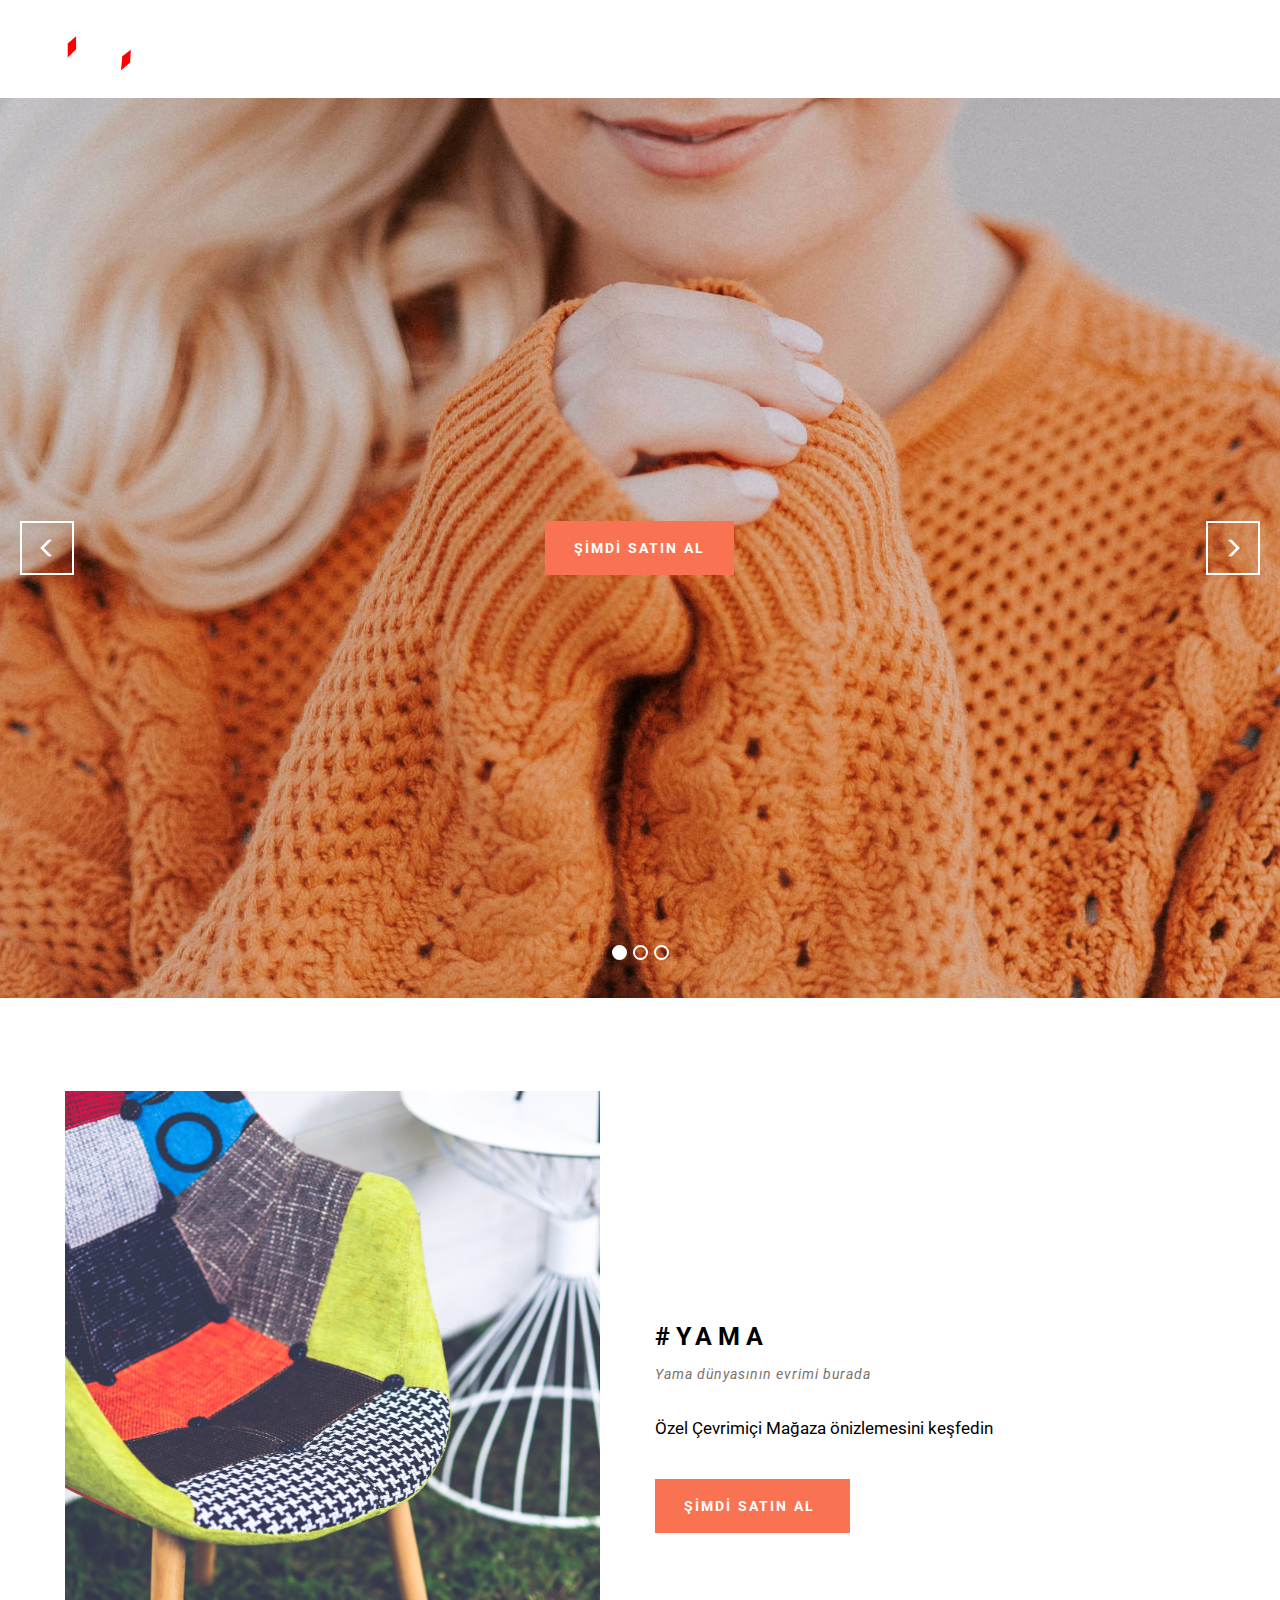
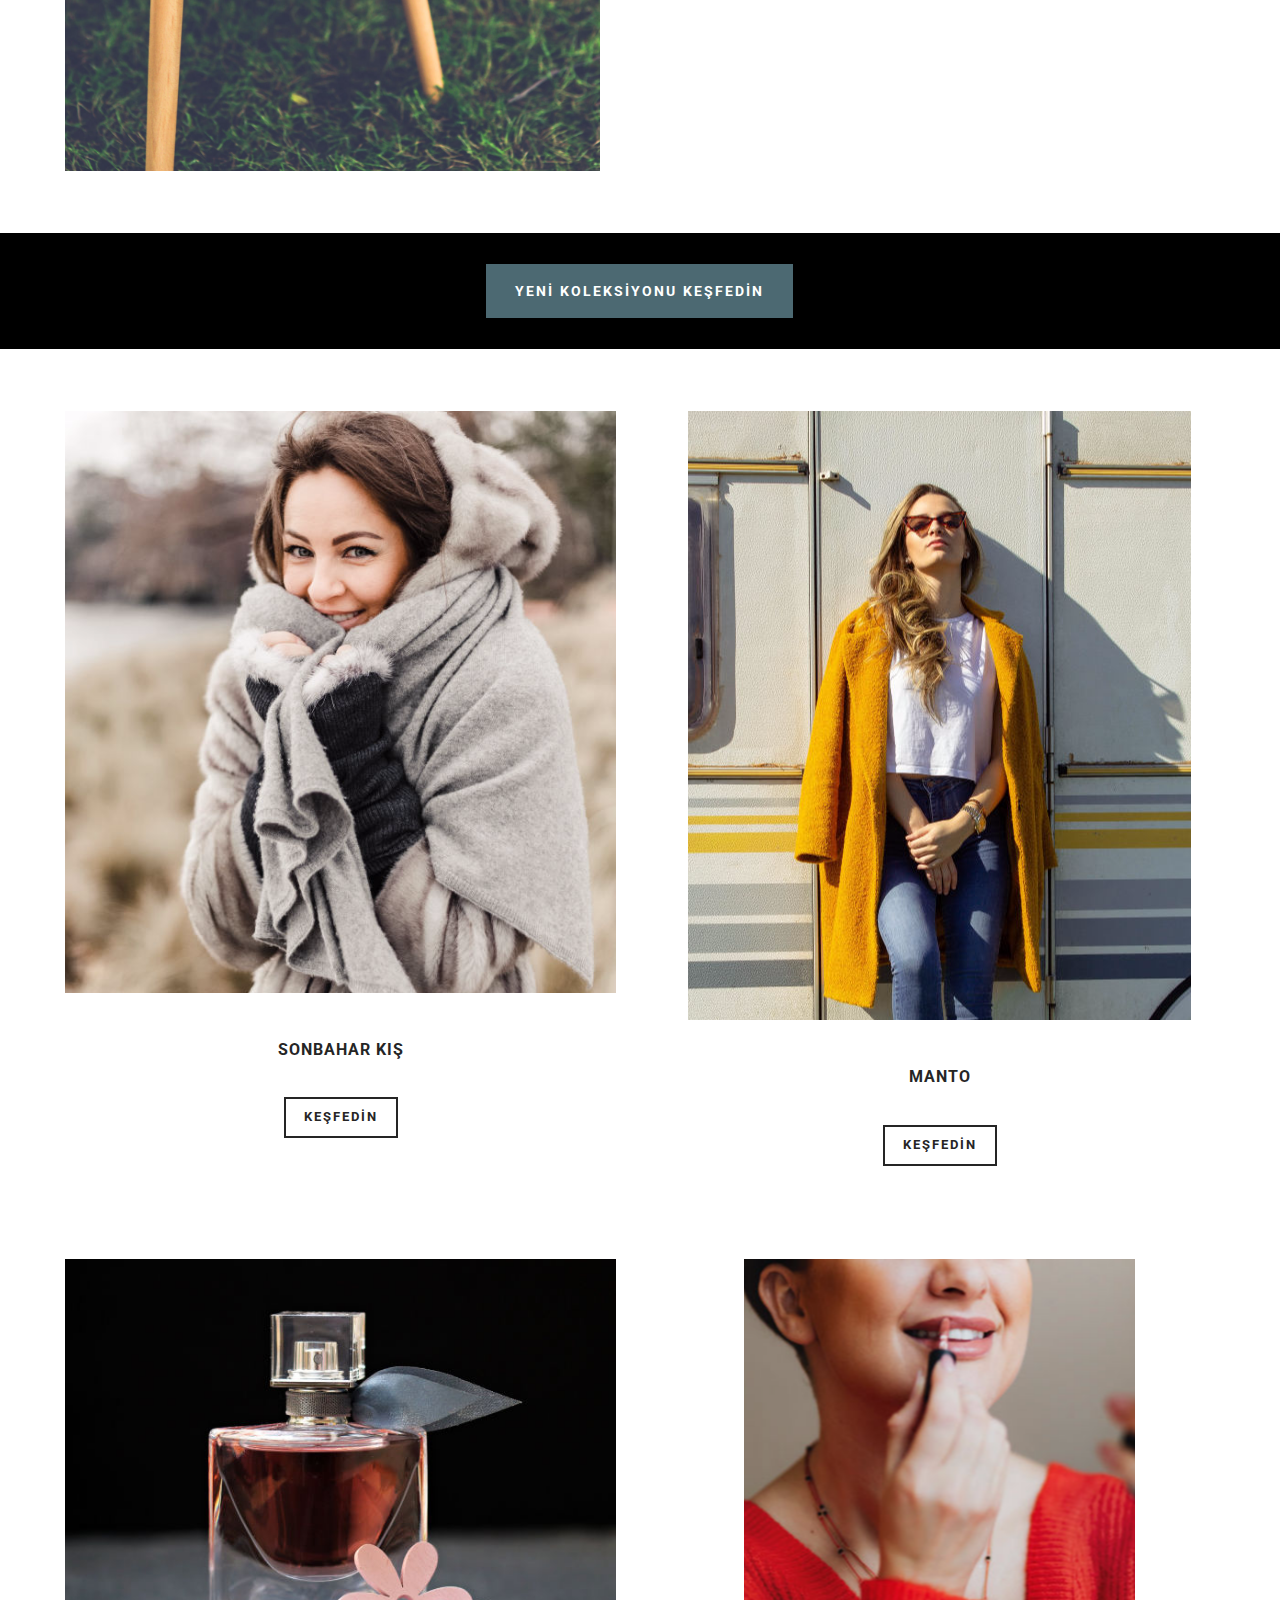
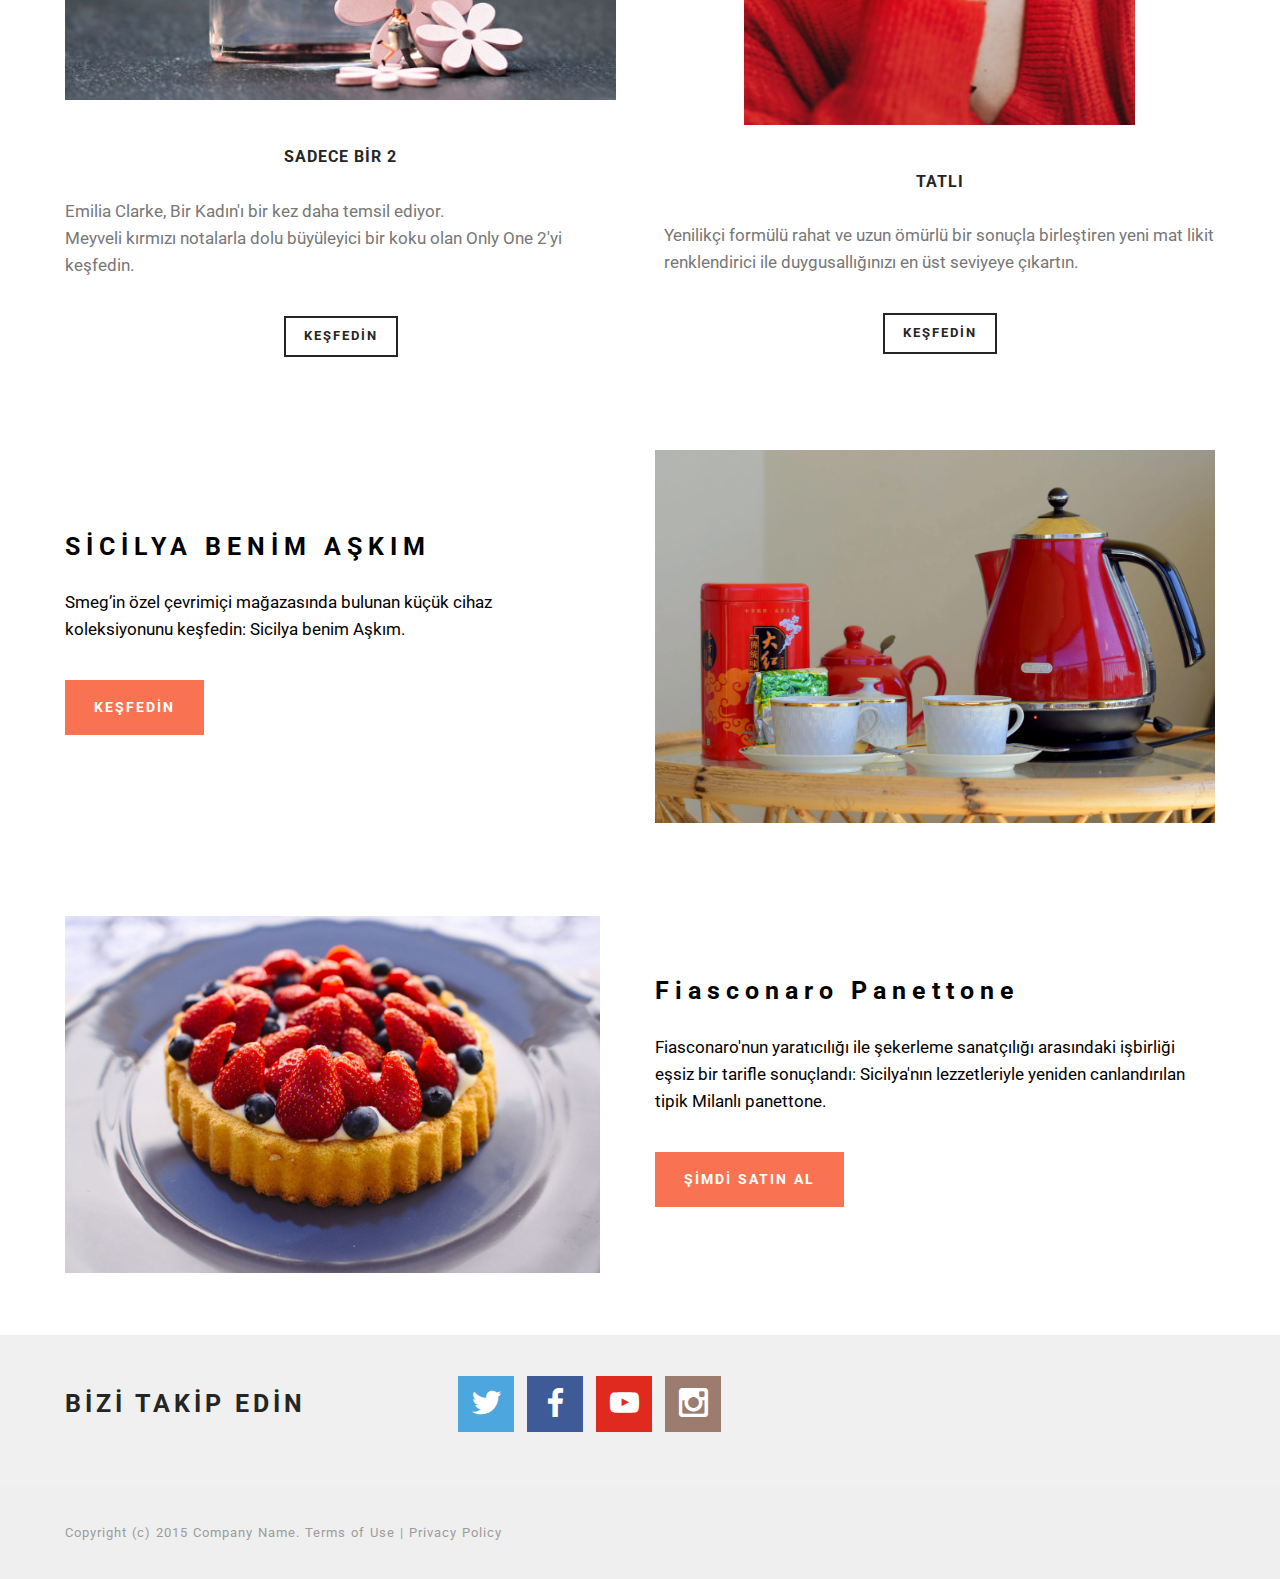
<file: index.html>
<!DOCTYPE html>
<html >
<head>
  <!-- Site made with Mobirise Website Builder v4.9.5, https://mobirise.com -->
  <meta charset="UTF-8">
  <meta http-equiv="X-UA-Compatible" content="IE=edge">
  <meta name="generator" content="Mobirise v4.9.5, mobirise.com">
  <meta name="viewport" content="width=device-width, initial-scale=1, minimum-scale=1">
  <link rel="shortcut icon" href="assets/images/dileksahinn-138x1281.png" type="image/x-icon">
  <meta name="description" content="">
  <title>Anasayfa- Yeni Koleksiyonları keşfedin</title>
  <link rel="stylesheet" href="https://fonts.googleapis.com/css?family=Roboto:700,400&subset=cyrillic,latin,greek,vietnamese">
  <link rel="stylesheet" href="assets/bootstrap/css/bootstrap.min.css">
  <link rel="stylesheet" href="assets/socicon/css/socicon.min.css">
  <link rel="stylesheet" href="assets/mobirise/css/style.css">
  <link rel="stylesheet" href="assets/mobirise-slider/style.css">
  <link rel="stylesheet" href="assets/mobirise/css/mbr-additional.css" type="text/css">
  
  
  
</head>
<body>
  <div id="ext_menu-9"><section class="mbr-navbar mbr-navbar--freeze mbr-navbar--absolute mbr-navbar--auto-collapse mbr-navbar--transparent" data-rv-view="105">
    <div class="mbr-navbar__section mbr-section">
        <div class="mbr-section__container container">
            <div class="mbr-navbar__container">
                <div class="mbr-navbar__column mbr-navbar__column--s mbr-navbar__brand">
                    <span class="mbr-navbar__brand-link mbr-brand mbr-brand--inline">
                        <span class="mbr-brand__logo"><a href="https://mobirise.com"><img src="assets/images/dileksahinn-138x128.png" class="mbr-navbar__brand-img mbr-brand__img" alt="Mobirise"></a></span>
                        
                    </span>
                </div>
                <div class="mbr-navbar__hamburger mbr-hamburger"><span class="mbr-hamburger__line"></span></div>
                <div class="mbr-navbar__column mbr-navbar__menu">
                    <nav class="mbr-navbar__menu-box mbr-navbar__menu-box--inline-right">
                        <div class="mbr-navbar__column">
                            <ul class="mbr-navbar__items mbr-navbar__items--right float-left mbr-buttons mbr-buttons--freeze mbr-buttons--right btn-decorator mbr-buttons--active mbr-buttons--only-links"><li class="mbr-navbar__item"><a class="mbr-buttons__link btn text-white mbr-editable-menu-item" href="index.html">ANASAYFA</a></li><li class="mbr-navbar__item"><a class="mbr-buttons__link btn text-white mbr-editable-menu-item" href="onlinemagaza.html">ONLİNE MAĞAZA&nbsp;</a></li><li class="mbr-navbar__item"><a class="mbr-buttons__link btn text-white mbr-editable-menu-item" href="iletisim.html">İLETİŞİM</a></li></ul>                            
                            
                        </div>
                    </nav>
                </div>
            </div>
        </div>
    </div>
</section><section class="engine"><a href="https://mobirise.info/q">responsive web templates</a></section></div>

<section class="mbr-slider mbr-section mbr-section--no-padding carousel slide mbr-after-navbar" data-ride="carousel" data-wrap="true" data-interval="5000" id="slider-0" data-rv-view="129" style="background-color: rgb(255, 255, 255);">
    <div class="mbr-section__container">
        <div>
            <ol class="carousel-indicators">
                <li data-app-prevent-settings="" data-target="#slider-0" data-slide-to="0" class="active"></li><li data-app-prevent-settings="" data-target="#slider-0" data-slide-to="1"></li><li data-app-prevent-settings="" data-target="#slider-0" class="" data-slide-to="2"></li>
            </ol>
            <div class="carousel-inner" role="listbox">
                <div class="mbr-box mbr-section mbr-section--relative mbr-section--fixed-size mbr-section--bg-adapted item dark center mbr-section--full-height active" style="background-image: url(assets/images/attractive-beach-beautiful-1097782-2000x3000.jpg);">
                    <div class="mbr-box__magnet mbr-box__magnet--center-center mbr-box__magnet--sm-padding">
                                            
                        <div class=" container">
                            
                            <div class="row">
                                <div class=" col-md-8 col-md-offset-2">  

                                <div class="mbr-hero">
                                    

                                    
                                </div>
                                <div class="mbr-buttons btn-inverse mbr-buttons--center"> <a class="mbr-buttons__btn btn btn-lg btn-danger" href="iletisim.html">ŞİMDİ SATIN AL</a></div>
                                </div>
                            </div>
                        </div>
                    </div>
                </div><div class="mbr-box mbr-section mbr-section--relative mbr-section--fixed-size mbr-section--bg-adapted item dark center mbr-section--full-height" style="background-image: url(assets/images/beanie-beautiful-girl-bright-718228-2000x1330.jpg);">
                    <div class="mbr-box__magnet mbr-box__magnet--center-center mbr-box__magnet--sm-padding">
                                            
                        <div class=" container">
                            
                            <div class="row">
                                <div class=" col-md-8 col-md-offset-2">  

                                <div class="mbr-hero">
                                    

                                    
                                </div>
                                <div class="mbr-buttons btn-inverse mbr-buttons--center"><a class="mbr-buttons__btn btn btn-lg btn-danger" href="iletisim.html">ŞİMDİ SATIN AL</a> </div>
                                </div>
                            </div>
                        </div>
                    </div>
                </div><div class="mbr-box mbr-section mbr-section--relative mbr-section--fixed-size mbr-section--bg-adapted item dark center mbr-section--full-height" style="background-image: url(assets/images/camera-fabric-knit-879814-2000x3000.jpg);">
                    <div class="mbr-box__magnet mbr-box__magnet--center-center mbr-box__magnet--sm-padding">
                                            
                        <div class=" container">
                            
                            <div class="row">
                                <div class=" col-md-8 col-md-offset-2">  

                                <div class="mbr-hero">
                                    

                                    
                                </div>
                                <div class="mbr-buttons btn-inverse mbr-buttons--center"><a class="mbr-buttons__btn btn btn-lg btn-danger" href="iletisim.html">ŞİMDİ SATIN AL</a> </div>
                                </div>
                            </div>
                        </div>
                    </div>
                </div>
            </div>
            
            <a data-app-prevent-settings="" class="left carousel-control" role="button" data-slide="prev" href="#slider-0">
                <span class="glyphicon glyphicon-menu-left" aria-hidden="true"></span>
                <span class="sr-only">Previous</span>
            </a>
            <a data-app-prevent-settings="" class="right carousel-control" role="button" data-slide="next" href="#slider-0">
                <span class="glyphicon glyphicon-menu-right" aria-hidden="true"></span>
                <span class="sr-only">Next</span>
            </a>
        </div>
    </div>
</section>

<section class="mbr-section mbr-section--relative" id="msg-box4-1" data-rv-view="141" style="background-color: rgb(255, 255, 255);">
    
    <div class="mbr-section__container mbr-section__container--isolated container" style="padding-top: 93px; padding-bottom: 62px;">
        <div class="row">
            <div class="mbr-box mbr-box--fixed mbr-box--adapted">
                <div class="mbr-box__magnet mbr-box__magnet--top-right mbr-section__left col-sm-6 image-size" style="width: 50%;">
                    <figure class="mbr-figure mbr-figure--adapted mbr-figure--caption-inside-bottom mbr-figure--full-width"><img src="assets/images/bright-button-buttons-5958-1400x2100.jpg" class="mbr-figure__img"></figure>
                </div>
                <div class="mbr-box__magnet mbr-class-mbr-box__magnet--center-left col-sm-6 content-size mbr-section__right">
                    <div class="mbr-section__container mbr-section__container--middle">
                        <div class="mbr-header mbr-header--auto-align mbr-header--wysiwyg">
                            <h3 class="mbr-header__text">#YAMA</h3>
                            <p class="mbr-header__subtext">Yama dünyasının evrimi burada&nbsp;<br></p>
                        </div>
                    </div>
                    <div class="mbr-section__container mbr-section__container--middle">
                        <div class="mbr-article mbr-article--auto-align mbr-article--wysiwyg"><p>Özel Çevrimiçi Mağaza önizlemesini keşfedin
</p></div>
                    </div>
                    <div class="mbr-section__container">
                        <div class="mbr-buttons mbr-buttons--auto-align btn-inverse"><a class="mbr-buttons__btn btn btn-lg btn-danger" href="iletisim.html">ŞİMDİ SATIN AL&nbsp;<br></a></div>
                    </div>
                </div>
                
            </div>
        </div>
    </div>
</section>

<section class="mbr-section mbr-section--relative mbr-section--fixed-size" id="msg-box3-2" data-rv-view="144" style="background-color: rgb(0, 0, 0);">
    
    
    
    <div class="mbr-section__container container mbr-section__container--isolated" style="padding-top: 31px; padding-bottom: 31px;">
        <div class="row">
            <div class="col-sm-8 col-sm-offset-2">
                <div class="mbr-buttons mbr-buttons--center"><a class="mbr-buttons__btn btn btn-lg btn-primary" href="iletisim.html">YENİ KOLEKSİYONU KEŞFEDİN</a></div>
            </div>
        </div>
    </div>
</section>

<section class="mbr-section mbr-section--relative mbr-section--fixed-size" id="features1-b" data-rv-view="276" style="background-color: rgb(255, 255, 255);">
    
    
    <div class="mbr-section__container container mbr-section__container--std-top-padding" style="padding-top: 62px;">
        <div class="mbr-section__row row">
            <div class="mbr-section__col col-xs-12 col-sm-6">
                <div class="mbr-section__container mbr-section__container--center mbr-section__container--middle">
                    <figure class="mbr-figure"><img src="assets/images/adult-attractive-beautiful-1734202-600x900.jpg" class="mbr-figure__img"></figure>
                </div>
                <div class="mbr-section__container mbr-section__container--middle">
                    <div class="mbr-header mbr-header--reduce mbr-header--center mbr-header--wysiwyg">
                        <h3 class="mbr-header__text">SONBAHAR KIŞ
</h3>
                    </div>
                </div>
                
                <div class="mbr-section__container mbr-section__container--last" style="padding-bottom: 62px;">
                    <div class="mbr-buttons mbr-buttons--center"><a href="iletisim.html" class="mbr-buttons__btn btn btn-wrap btn-xs-lg btn-default">KEŞFEDİN</a></div>
                </div>
            </div>
            <div class="mbr-section__col col-xs-12 col-sm-6">
                <div class="mbr-section__container mbr-section__container--center mbr-section__container--middle">
                    <figure class="mbr-figure"><img src="assets/images/attractive-beautiful-beauty-1831553-600x900.jpg" class="mbr-figure__img"></figure>
                </div>
                <div class="mbr-section__container mbr-section__container--middle">
                    <div class="mbr-header mbr-header--reduce mbr-header--center mbr-header--wysiwyg">
                        <h3 class="mbr-header__text">MANTO</h3>
                    </div>
                </div>
                
                <div class="mbr-section__container mbr-section__container--last" style="padding-bottom: 62px;">
                    <div class="mbr-buttons mbr-buttons--center"><a href="iletisim.html" class="mbr-buttons__btn btn btn-wrap btn-xs-lg btn-default">KEŞFEDİN</a></div>
                </div>
            </div>
            
            
            
            
            
            
            
        </div>
    </div>
</section>

<section class="mbr-section mbr-section--relative mbr-section--fixed-size" id="features1-a" data-rv-view="273" style="background-color: rgb(255, 255, 255);">
    
    
    <div class="mbr-section__container container mbr-section__container--std-top-padding" style="padding-top: 31px;">
        <div class="mbr-section__row row">
            <div class="mbr-section__col col-xs-12 col-sm-6">
                <div class="mbr-section__container mbr-section__container--center mbr-section__container--middle">
                    <figure class="mbr-figure"><img src="assets/images/mbr-600x481.jpg" class="mbr-figure__img"></figure>
                </div>
                <div class="mbr-section__container mbr-section__container--middle">
                    <div class="mbr-header mbr-header--reduce mbr-header--center mbr-header--wysiwyg">
                        <h3 class="mbr-header__text">
<div>SADECE BİR 2</div></h3>
                    </div>
                </div>
                <div class="mbr-section__container mbr-section__container--middle">
                    <div class="mbr-article mbr-article--wysiwyg">
                        <p>Emilia Clarke, Bir Kadın'ı bir kez daha temsil ediyor.
<br>Meyveli kırmızı notalarla dolu büyüleyici bir koku olan Only One 2'yi keşfedin.</p>
                    </div>
                </div>
                <div class="mbr-section__container mbr-section__container--last" style="padding-bottom: 62px;">
                    <div class="mbr-buttons mbr-buttons--center"><a href="iletisim.html" class="mbr-buttons__btn btn btn-wrap btn-xs-lg btn-default">KEŞFEDİN</a></div>
                </div>
            </div>
            <div class="mbr-section__col col-xs-12 col-sm-6">
                <div class="mbr-section__container mbr-section__container--center mbr-section__container--middle">
                    <figure class="mbr-figure"><img src="assets/images/close-up-colors-compact-mirror-1898292-600x481.jpg" class="mbr-figure__img"></figure>
                </div>
                <div class="mbr-section__container mbr-section__container--middle">
                    <div class="mbr-header mbr-header--reduce mbr-header--center mbr-header--wysiwyg">
                        <h3 class="mbr-header__text">TATLI</h3>
                    </div>
                </div>
                <div class="mbr-section__container mbr-section__container--middle">
                    <div class="mbr-article mbr-article--wysiwyg">
                        <p>Yenilikçi formülü rahat ve uzun ömürlü bir sonuçla birleştiren yeni mat likit renklendirici ile duygusallığınızı en üst seviyeye çıkartın.</p>
                    </div>
                </div>
                <div class="mbr-section__container mbr-section__container--last" style="padding-bottom: 62px;">
                    <div class="mbr-buttons mbr-buttons--center"><a href="iletisim.html" class="mbr-buttons__btn btn btn-wrap btn-xs-lg btn-default">KEŞFEDİN</a></div>
                </div>
            </div>
            
            
            
            
            
            
            
        </div>
    </div>
</section>

<section class="mbr-section mbr-section--relative" id="msg-box4-c" data-rv-view="279" style="background-color: rgb(255, 255, 255);">
    
    <div class="mbr-section__container mbr-section__container--isolated container" style="padding-top: 31px; padding-bottom: 31px;">
        <div class="row">
            <div class="mbr-box mbr-box--fixed mbr-box--adapted">
                
                <div class="mbr-box__magnet mbr-class-mbr-box__magnet--center-left col-sm-6 content-size mbr-section__left">
                    <div class="mbr-section__container mbr-section__container--middle">
                        <div class="mbr-header mbr-header--auto-align mbr-header--wysiwyg">
                            <h3 class="mbr-header__text">SİCİLYA BENİM AŞKIM</h3>
                            
                        </div>
                    </div>
                    <div class="mbr-section__container mbr-section__container--middle">
                        <div class="mbr-article mbr-article--auto-align mbr-article--wysiwyg"><p>Smeg’in özel çevrimiçi mağazasında bulunan küçük cihaz koleksiyonunu keşfedin: Sicilya benim Aşkım.<br></p></div>
                    </div>
                    <div class="mbr-section__container">
                        <div class="mbr-buttons mbr-buttons--auto-align btn-inverse"><a class="mbr-buttons__btn btn btn-lg btn-danger" href="iletisim.html">KEŞFEDİN</a></div>
                    </div>
                </div>
                <div class="mbr-box__magnet mbr-box__magnet--top-left mbr-section__right col-sm-6 image-size" style="width: 50%;">
                    <figure class="mbr-figure mbr-figure--adapted mbr-figure--caption-inside-bottom mbr-figure--full-width"><img src="assets/images/beverage-breakfast-coffee-1602732-1400x933.jpg" class="mbr-figure__img"></figure>
                </div>
            </div>
        </div>
    </div>
</section>

<section class="mbr-section mbr-section--relative" id="msg-box4-5" data-rv-view="153" style="background-color: rgb(255, 255, 255);">
    
    <div class="mbr-section__container mbr-section__container--isolated container" style="padding-top: 62px; padding-bottom: 62px;">
        <div class="row">
            <div class="mbr-box mbr-box--fixed mbr-box--adapted">
                <div class="mbr-box__magnet mbr-box__magnet--top-right mbr-section__left col-sm-6 image-size" style="width: 50%;">
                    <figure class="mbr-figure mbr-figure--adapted mbr-figure--caption-inside-bottom mbr-figure--full-width"><img src="assets/images/berry-blueberries-blueberry-461431-1400x936.jpg" class="mbr-figure__img"></figure>
                </div>
                <div class="mbr-box__magnet mbr-class-mbr-box__magnet--center-left col-sm-6 content-size mbr-section__right">
                    <div class="mbr-section__container mbr-section__container--middle">
                        <div class="mbr-header mbr-header--auto-align mbr-header--wysiwyg">
                            <h3 class="mbr-header__text">Fiasconaro Panettone&nbsp;</h3>
                            
                        </div>
                    </div>
                    <div class="mbr-section__container mbr-section__container--middle">
                        <div class="mbr-article mbr-article--auto-align mbr-article--wysiwyg"><p>Fiasconaro'nun yaratıcılığı ile şekerleme sanatçılığı arasındaki işbirliği eşsiz bir tarifle sonuçlandı: Sicilya'nın lezzetleriyle yeniden canlandırılan tipik Milanlı panettone.</p></div>
                    </div>
                    <div class="mbr-section__container">
                        <div class="mbr-buttons mbr-buttons--auto-align btn-inverse"><a class="mbr-buttons__btn btn btn-lg btn-danger" href="iletisim.html">ŞİMDİ SATIN AL</a></div>
                    </div>
                </div>
                
            </div>
        </div>
    </div>
</section>

<section class="mbr-section mbr-section--relative mbr-section--fixed-size" id="social-buttons2-6" data-rv-view="156" style="background-color: rgb(240, 240, 240);">
    

    <div class="mbr-section__container container">
        <div class="mbr-header mbr-header--inline row" style="padding-top: 40.8px; padding-bottom: 40.8px;">
            <div class="col-sm-4">
                <h3 class="mbr-header__text">BİZİ TAKİP EDİN</h3>
            </div>
            <div class="mbr-social-icons mbr-social-icons--style-1 col-sm-8"><a class="mbr-social-icons__icon socicon-bg-twitter" title="Twitter" target="_blank" href="index.html"><i class="socicon socicon-twitter"></i></a> <a class="mbr-social-icons__icon socicon-bg-facebook" title="Facebook" target="_blank" href="index.html"><i class="socicon socicon-facebook"></i></a>  <a class="mbr-social-icons__icon socicon-bg-youtube" title="YouTube" target="_blank" href="index.html"><i class="socicon socicon-youtube"></i></a> <a class="mbr-social-icons__icon socicon-bg-instagram" title="Instagram" target="_blank" href="index.html"><i class="socicon socicon-instagram"></i></a>      </div>
        </div>
    </div>
</section>

<footer class="mbr-section mbr-section--relative mbr-section--fixed-size" id="footer1-7" data-rv-view="158" style="background-color: rgb(239, 239, 239);">
    
    <div class="mbr-section__container container">
        <div class="mbr-footer mbr-footer--wysiwyg row" style="padding-top: 36.9px; padding-bottom: 36.9px;">
            <div class="col-sm-12">
                <p class="mbr-footer__copyright">Copyright (c) 2015 Company Name. Terms of Use  | Privacy Policy</p>
            </div>
        </div>
    </div>
</footer>


  <script src="assets/web/assets/jquery/jquery.min.js"></script>
  <script src="assets/bootstrap/js/bootstrap.min.js"></script>
  <script src="assets/smooth-scroll/smooth-scroll.js"></script>
  <script src="assets/bootstrap-carousel-swipe/bootstrap-carousel-swipe.js"></script>
  <script src="assets/mobirise/js/script.js"></script>
  
  
</body>
</html>
</file>
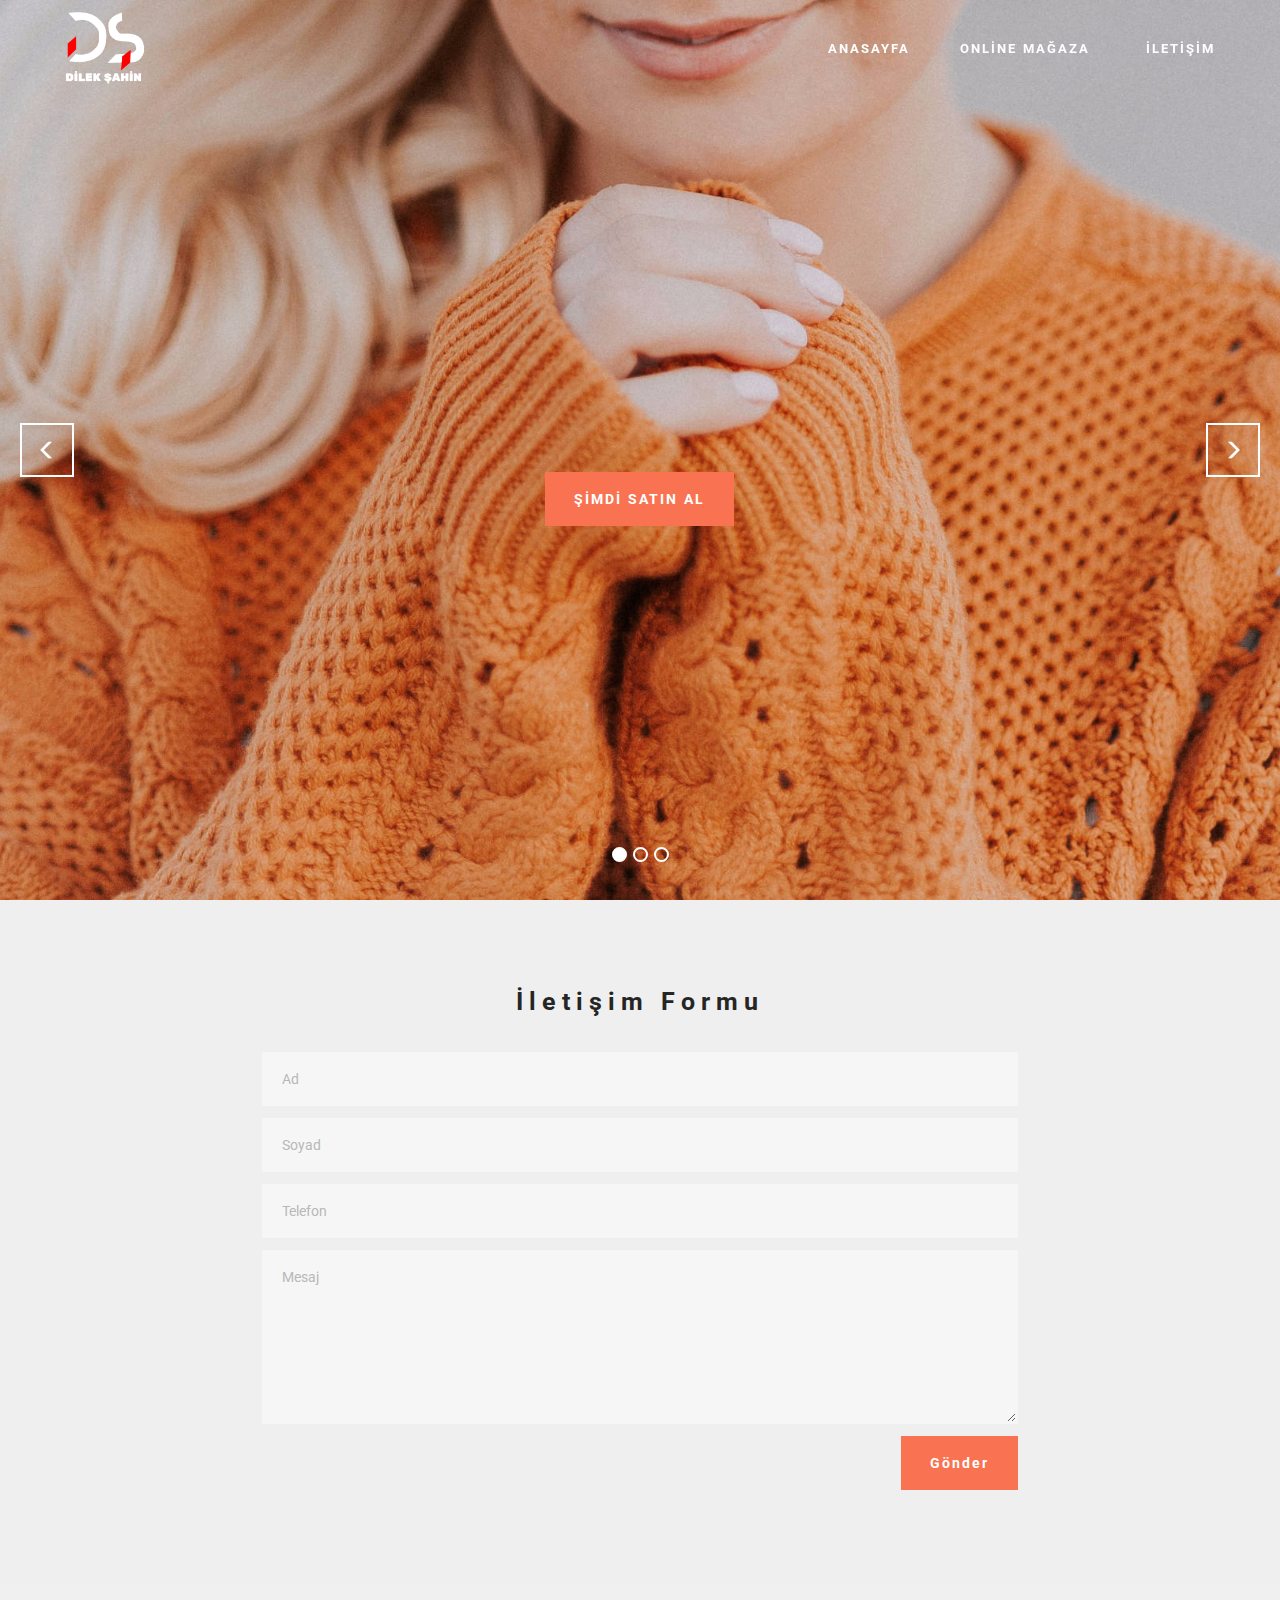
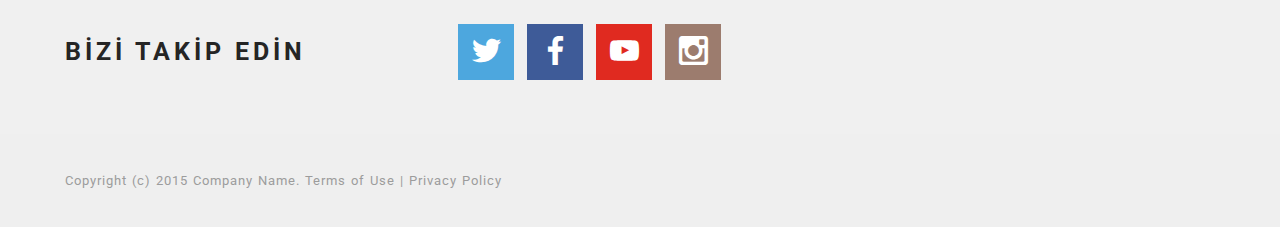
<file: iletisim.html>
<!DOCTYPE html>
<html >
<head>
  <!-- Site made with Mobirise Website Builder v4.9.5, https://mobirise.com -->
  <meta charset="UTF-8">
  <meta http-equiv="X-UA-Compatible" content="IE=edge">
  <meta name="generator" content="Mobirise v4.9.5, mobirise.com">
  <meta name="viewport" content="width=device-width, initial-scale=1, minimum-scale=1">
  <link rel="shortcut icon" href="assets/images/dileksahinn-138x1281.png" type="image/x-icon">
  <meta name="description" content="">
  <title>İletişim - Yeni Koleksiyonları keşfedin</title>
  <link rel="stylesheet" href="https://fonts.googleapis.com/css?family=Roboto:700,400&subset=cyrillic,latin,greek,vietnamese">
  <link rel="stylesheet" href="assets/bootstrap/css/bootstrap.min.css">
  <link rel="stylesheet" href="assets/socicon/css/socicon.min.css">
  <link rel="stylesheet" href="assets/mobirise/css/style.css">
  <link rel="stylesheet" href="assets/mobirise-slider/style.css">
  <link rel="stylesheet" href="assets/mobirise/css/mbr-additional.css" type="text/css">
  
  
  
</head>
<body>
  <div id="ext_menu-9"><section class="mbr-navbar mbr-navbar--freeze mbr-navbar--absolute mbr-navbar--auto-collapse mbr-navbar--transparent" data-rv-view="105">
    <div class="mbr-navbar__section mbr-section">
        <div class="mbr-section__container container">
            <div class="mbr-navbar__container">
                <div class="mbr-navbar__column mbr-navbar__column--s mbr-navbar__brand">
                    <span class="mbr-navbar__brand-link mbr-brand mbr-brand--inline">
                        <span class="mbr-brand__logo"><a href="https://mobirise.com"><img src="assets/images/dileksahinn-138x128.png" class="mbr-navbar__brand-img mbr-brand__img" alt="Mobirise"></a></span>
                        
                    </span>
                </div>
                <div class="mbr-navbar__hamburger mbr-hamburger"><span class="mbr-hamburger__line"></span></div>
                <div class="mbr-navbar__column mbr-navbar__menu">
                    <nav class="mbr-navbar__menu-box mbr-navbar__menu-box--inline-right">
                        <div class="mbr-navbar__column">
                            <ul class="mbr-navbar__items mbr-navbar__items--right float-left mbr-buttons mbr-buttons--freeze mbr-buttons--right btn-decorator mbr-buttons--active mbr-buttons--only-links"><li class="mbr-navbar__item"><a class="mbr-buttons__link btn text-white mbr-editable-menu-item" href="index.html">ANASAYFA</a></li><li class="mbr-navbar__item"><a class="mbr-buttons__link btn text-white mbr-editable-menu-item" href="onlinemagaza.html">ONLİNE MAĞAZA&nbsp;</a></li><li class="mbr-navbar__item"><a class="mbr-buttons__link btn text-white mbr-editable-menu-item" href="iletisim.html">İLETİŞİM</a></li></ul>                            
                            
                        </div>
                    </nav>
                </div>
            </div>
        </div>
    </div>
</section><section class="engine"><a href="https://mobirise.info/p">web templates free download</a></section></div>

<section class="mbr-slider mbr-section mbr-section--no-padding carousel slide" data-ride="carousel" data-wrap="true" data-interval="5000" id="slider-0" data-rv-view="162" style="background-color: rgb(255, 255, 255);">
    <div class="mbr-section__container">
        <div>
            <ol class="carousel-indicators">
                <li data-app-prevent-settings="" data-target="#slider-0" data-slide-to="0" class="active"></li><li data-app-prevent-settings="" data-target="#slider-0" data-slide-to="1"></li><li data-app-prevent-settings="" data-target="#slider-0" class="" data-slide-to="2"></li>
            </ol>
            <div class="carousel-inner" role="listbox">
                <div class="mbr-box mbr-section mbr-section--relative mbr-section--fixed-size mbr-section--bg-adapted item dark center mbr-section--full-height active" style="background-image: url(assets/images/attractive-beach-beautiful-1097782-2000x3000.jpg);">
                    <div class="mbr-box__magnet mbr-box__magnet--center-center mbr-box__magnet--sm-padding mbr-after-navbar">
                                            
                        <div class=" container">
                            
                            <div class="row">
                                <div class=" col-md-8 col-md-offset-2">  

                                <div class="mbr-hero">
                                    

                                    
                                </div>
                                <div class="mbr-buttons btn-inverse mbr-buttons--center"> <a class="mbr-buttons__btn btn btn-lg btn-danger" href="iletisim.html">ŞİMDİ SATIN AL</a></div>
                                </div>
                            </div>
                        </div>
                    </div>
                </div><div class="mbr-box mbr-section mbr-section--relative mbr-section--fixed-size mbr-section--bg-adapted item dark center mbr-section--full-height" style="background-image: url(assets/images/beanie-beautiful-girl-bright-718228-2000x1330.jpg);">
                    <div class="mbr-box__magnet mbr-box__magnet--center-center mbr-box__magnet--sm-padding mbr-after-navbar">
                                            
                        <div class=" container">
                            
                            <div class="row">
                                <div class=" col-md-8 col-md-offset-2">  

                                <div class="mbr-hero">
                                    

                                    
                                </div>
                                <div class="mbr-buttons btn-inverse mbr-buttons--center"><a class="mbr-buttons__btn btn btn-lg btn-danger" href="iletisim.html">ŞİMDİ SATIN AL</a> </div>
                                </div>
                            </div>
                        </div>
                    </div>
                </div><div class="mbr-box mbr-section mbr-section--relative mbr-section--fixed-size mbr-section--bg-adapted item dark center mbr-section--full-height" style="background-image: url(assets/images/camera-fabric-knit-879814-2000x3000.jpg);">
                    <div class="mbr-box__magnet mbr-box__magnet--center-center mbr-box__magnet--sm-padding mbr-after-navbar">
                                            
                        <div class=" container">
                            
                            <div class="row">
                                <div class=" col-md-8 col-md-offset-2">  

                                <div class="mbr-hero">
                                    

                                    
                                </div>
                                <div class="mbr-buttons btn-inverse mbr-buttons--center"><a class="mbr-buttons__btn btn btn-lg btn-danger" href="iletisim.html">ŞİMDİ SATIN AL</a> </div>
                                </div>
                            </div>
                        </div>
                    </div>
                </div>
            </div>
            
            <a data-app-prevent-settings="" class="left carousel-control" role="button" data-slide="prev" href="#slider-0">
                <span class="glyphicon glyphicon-menu-left" aria-hidden="true"></span>
                <span class="sr-only">Previous</span>
            </a>
            <a data-app-prevent-settings="" class="right carousel-control" role="button" data-slide="next" href="#slider-0">
                <span class="glyphicon glyphicon-menu-right" aria-hidden="true"></span>
                <span class="sr-only">Next</span>
            </a>
        </div>
    </div>
</section>

<section class="mbr-section mbr-section--relative mbr-section--fixed-size" id="form1-d" data-rv-view="288" style="background-color: rgb(239, 239, 239);">
    
    <div class="mbr-section__container mbr-section__container--std-padding container" style="padding-top: 93px; padding-bottom: 93px;">
        <div class="row">
            <div class="col-sm-12">
                <div class="row">
                    <div class="col-sm-8 col-sm-offset-2" data-form-type="formoid">
                        <div class="mbr-header mbr-header--center mbr-header--std-padding">
                            <h2 class="mbr-header__text">İletişim Formu</h2>
                        </div>
                        <div data-form-alert="true">
                            <div class="hide" data-form-alert-success="true">Formunuz iletildi!</div>
                        </div>
                        <form action="https://mobirise.com/" method="post" data-form-title="İletişim Formu">
                            <input type="hidden" value="LmJvW/+G9XA1JcpPI1qwGTJdzFW91yQNRk1f7An23llg2YSHEczmYBq8qxpaMch7KkHbx01zX6hC9bAsUKgLEgi3dHpm41AZQphcJXMlCZdhuOVUDRpGKaACHgW2/zJ9" data-form-email="true">
                            <div class="form-group">
                                <input type="text" class="form-control" name="name" required="" placeholder="Ad" data-form-field="Name">
                            </div>
                            <div class="form-group">
                                <input type="email" class="form-control" name="email" required="" placeholder="Soyad" data-form-field="Email">
                            </div>
                            <div class="form-group">
                                <input type="tel" class="form-control" name="phone" placeholder="Telefon" data-form-field="Phone">
                            </div>
                            <div class="form-group">
                                <textarea class="form-control" name="message" rows="7" placeholder="Mesaj" data-form-field="Message"></textarea>
                            </div>
                            <div class="mbr-buttons mbr-buttons--right"><button type="submit" class="mbr-buttons__btn btn btn-lg btn-danger">Gönder</button></div>
                        </form>
                    </div>
                </div>
            </div>
        </div>
    </div>
</section>

<section class="mbr-section mbr-section--relative mbr-section--fixed-size" id="social-buttons2-6" data-rv-view="189" style="background-color: rgb(240, 240, 240);">
    

    <div class="mbr-section__container container">
        <div class="mbr-header mbr-header--inline row" style="padding-top: 40.8px; padding-bottom: 40.8px;">
            <div class="col-sm-4">
                <h3 class="mbr-header__text">BİZİ TAKİP EDİN</h3>
            </div>
            <div class="mbr-social-icons mbr-social-icons--style-1 col-sm-8"><a class="mbr-social-icons__icon socicon-bg-twitter" title="Twitter" target="_blank" href="index.html"><i class="socicon socicon-twitter"></i></a> <a class="mbr-social-icons__icon socicon-bg-facebook" title="Facebook" target="_blank" href="index.html"><i class="socicon socicon-facebook"></i></a>  <a class="mbr-social-icons__icon socicon-bg-youtube" title="YouTube" target="_blank" href="index.html"><i class="socicon socicon-youtube"></i></a> <a class="mbr-social-icons__icon socicon-bg-instagram" title="Instagram" target="_blank" href="index.html"><i class="socicon socicon-instagram"></i></a>      </div>
        </div>
    </div>
</section>

<footer class="mbr-section mbr-section--relative mbr-section--fixed-size" id="footer1-7" data-rv-view="191" style="background-color: rgb(239, 239, 239);">
    
    <div class="mbr-section__container container">
        <div class="mbr-footer mbr-footer--wysiwyg row" style="padding-top: 36.9px; padding-bottom: 36.9px;">
            <div class="col-sm-12">
                <p class="mbr-footer__copyright">Copyright (c) 2015 Company Name. Terms of Use  | Privacy Policy</p>
            </div>
        </div>
    </div>
</footer>


  <script src="assets/web/assets/jquery/jquery.min.js"></script>
  <script src="assets/bootstrap/js/bootstrap.min.js"></script>
  <script src="assets/smooth-scroll/smooth-scroll.js"></script>
  <script src="assets/bootstrap-carousel-swipe/bootstrap-carousel-swipe.js"></script>
  <!--[if lte IE 9]>
    <script src="assets/jquery-placeholder/jquery.placeholder.min.js"></script>
  <![endif]-->
  <script src="assets/mobirise/js/script.js"></script>
  <script src="assets/formoid/formoid.min.js"></script>
  
  
</body>
</html>
</file>
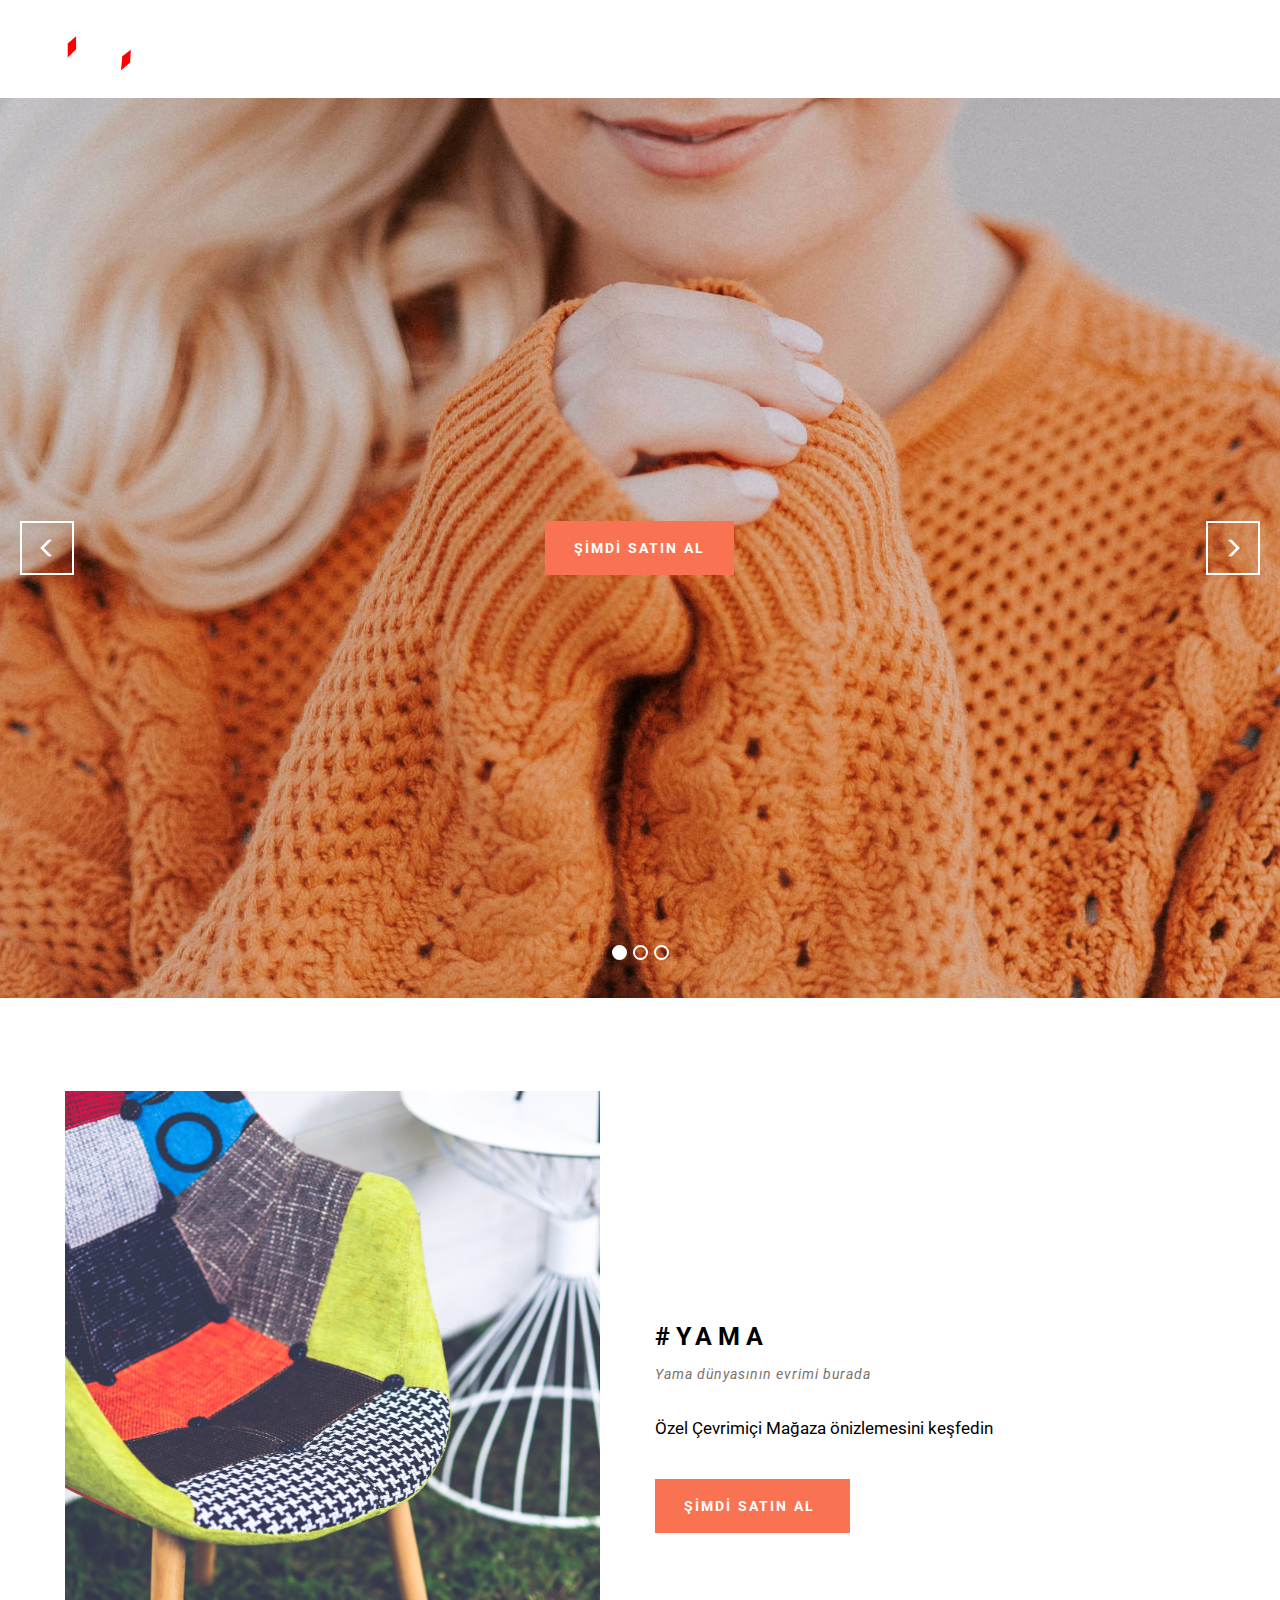
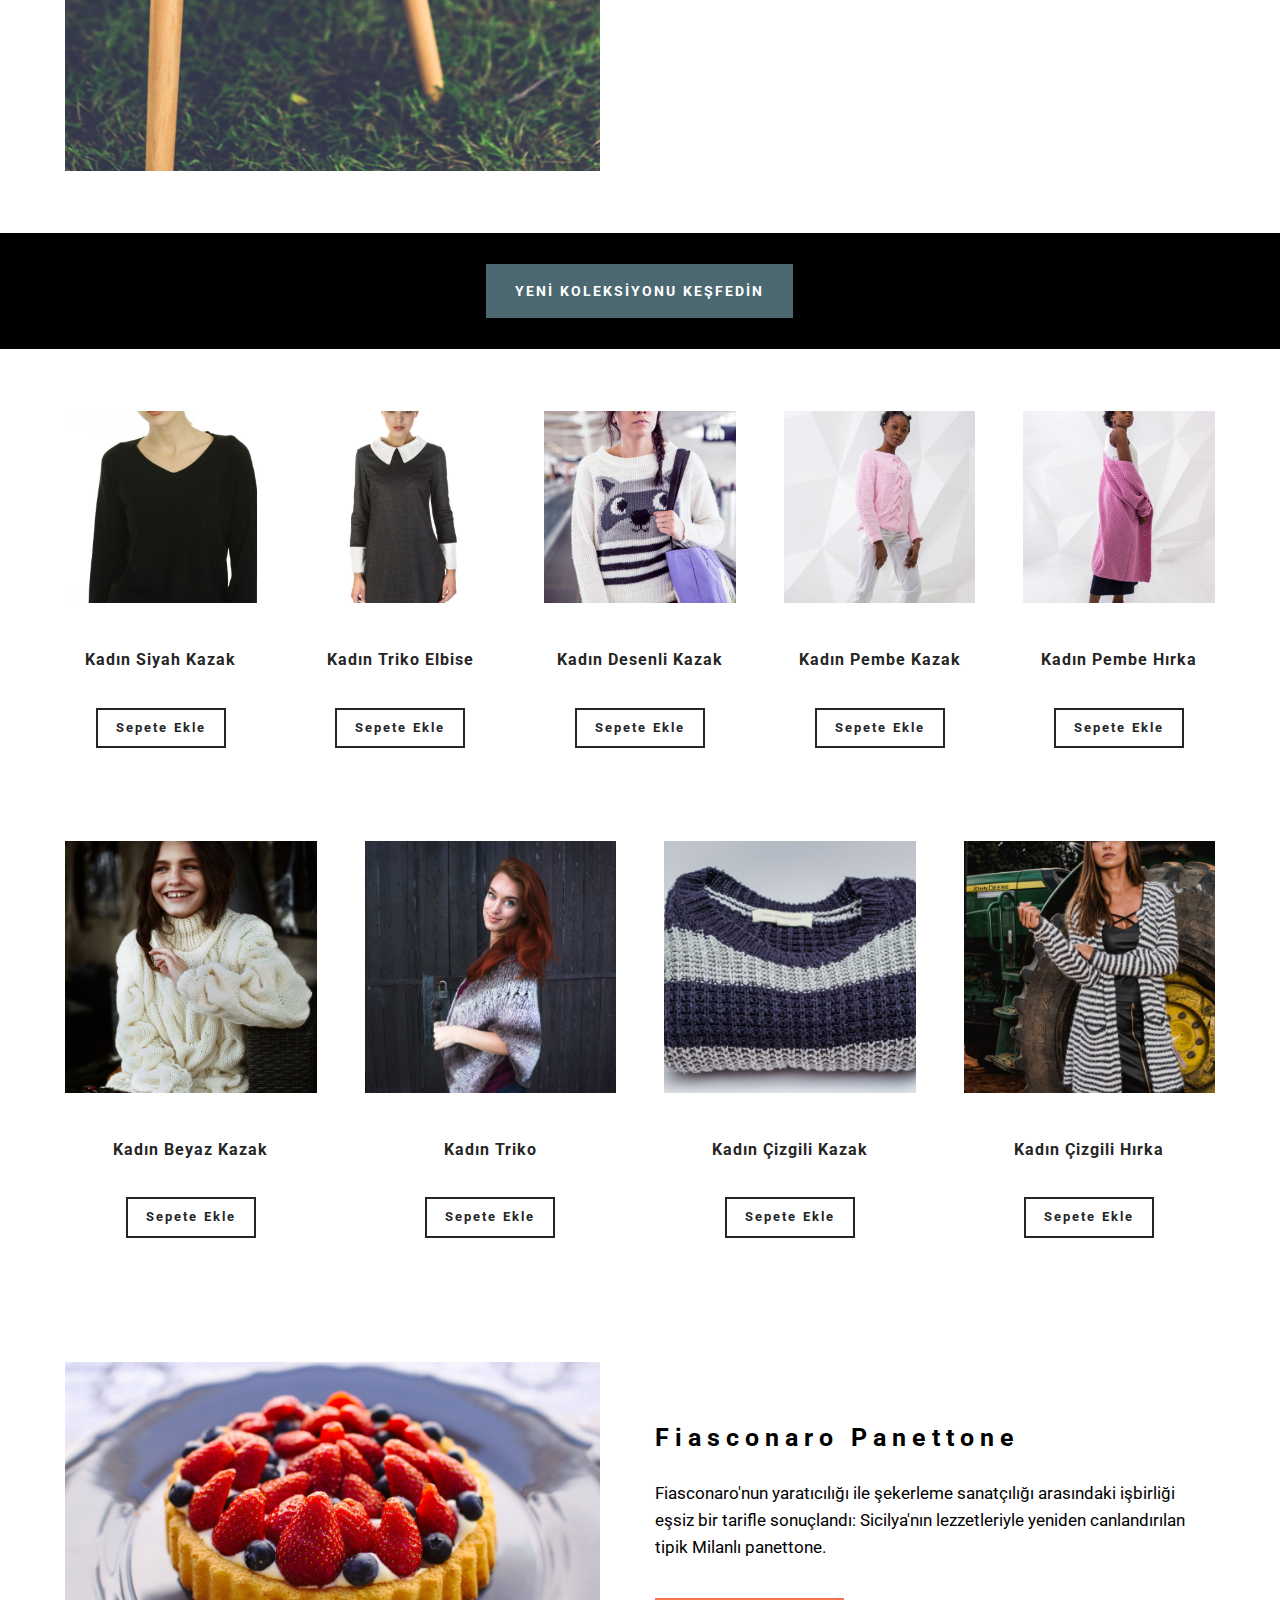
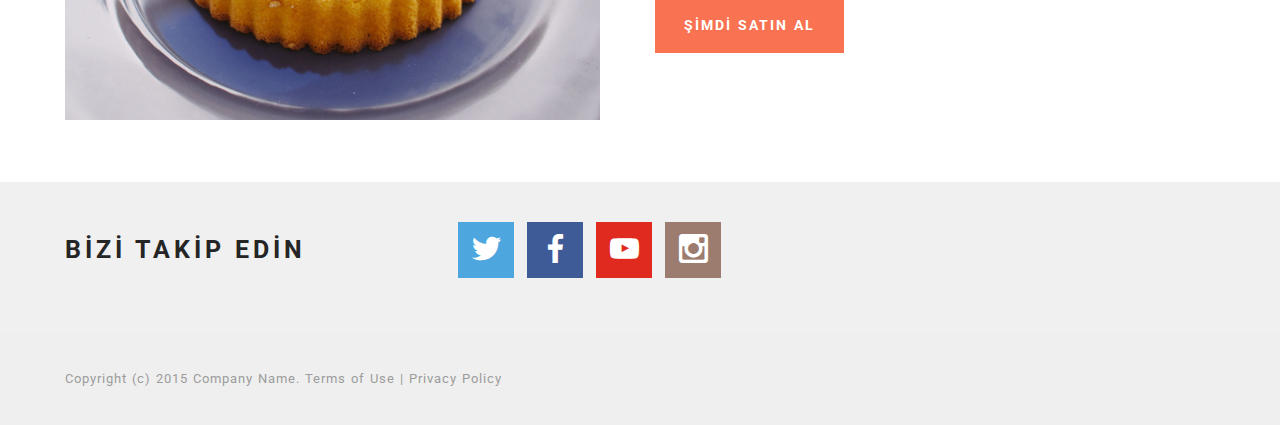
<file: onlinemagaza.html>
<!DOCTYPE html>
<html >
<head>
  <!-- Site made with Mobirise Website Builder v4.9.5, https://mobirise.com -->
  <meta charset="UTF-8">
  <meta http-equiv="X-UA-Compatible" content="IE=edge">
  <meta name="generator" content="Mobirise v4.9.5, mobirise.com">
  <meta name="viewport" content="width=device-width, initial-scale=1, minimum-scale=1">
  <link rel="shortcut icon" href="assets/images/dileksahinn-138x1281.png" type="image/x-icon">
  <meta name="description" content="">
  <title>Online Mağaza - Yeni Koleksiyonları keşfedin</title>
  <link rel="stylesheet" href="https://fonts.googleapis.com/css?family=Roboto:700,400&subset=cyrillic,latin,greek,vietnamese">
  <link rel="stylesheet" href="assets/bootstrap/css/bootstrap.min.css">
  <link rel="stylesheet" href="assets/socicon/css/socicon.min.css">
  <link rel="stylesheet" href="assets/mobirise/css/style.css">
  <link rel="stylesheet" href="assets/mobirise-slider/style.css">
  <link rel="stylesheet" href="assets/mobirise/css/mbr-additional.css" type="text/css">
  
  
  
</head>
<body>
  <div id="ext_menu-9"><section class="mbr-navbar mbr-navbar--freeze mbr-navbar--absolute mbr-navbar--auto-collapse mbr-navbar--transparent" data-rv-view="105">
    <div class="mbr-navbar__section mbr-section">
        <div class="mbr-section__container container">
            <div class="mbr-navbar__container">
                <div class="mbr-navbar__column mbr-navbar__column--s mbr-navbar__brand">
                    <span class="mbr-navbar__brand-link mbr-brand mbr-brand--inline">
                        <span class="mbr-brand__logo"><a href="https://mobirise.com"><img src="assets/images/dileksahinn-138x128.png" class="mbr-navbar__brand-img mbr-brand__img" alt="Mobirise"></a></span>
                        
                    </span>
                </div>
                <div class="mbr-navbar__hamburger mbr-hamburger"><span class="mbr-hamburger__line"></span></div>
                <div class="mbr-navbar__column mbr-navbar__menu">
                    <nav class="mbr-navbar__menu-box mbr-navbar__menu-box--inline-right">
                        <div class="mbr-navbar__column">
                            <ul class="mbr-navbar__items mbr-navbar__items--right float-left mbr-buttons mbr-buttons--freeze mbr-buttons--right btn-decorator mbr-buttons--active mbr-buttons--only-links"><li class="mbr-navbar__item"><a class="mbr-buttons__link btn text-white mbr-editable-menu-item" href="index.html">ANASAYFA</a></li><li class="mbr-navbar__item"><a class="mbr-buttons__link btn text-white mbr-editable-menu-item" href="onlinemagaza.html">ONLİNE MAĞAZA&nbsp;</a></li><li class="mbr-navbar__item"><a class="mbr-buttons__link btn text-white mbr-editable-menu-item" href="iletisim.html">İLETİŞİM</a></li></ul>                            
                            
                        </div>
                    </nav>
                </div>
            </div>
        </div>
    </div>
</section><section class="engine"><a href="https://mobirise.info/m">website design templates</a></section></div>

<section class="mbr-slider mbr-section mbr-section--no-padding carousel slide mbr-after-navbar" data-ride="carousel" data-wrap="true" data-interval="5000" id="slider-0" data-rv-view="212" style="background-color: rgb(255, 255, 255);">
    <div class="mbr-section__container">
        <div>
            <ol class="carousel-indicators">
                <li data-app-prevent-settings="" data-target="#slider-0" data-slide-to="0" class="active"></li><li data-app-prevent-settings="" data-target="#slider-0" data-slide-to="1"></li><li data-app-prevent-settings="" data-target="#slider-0" class="" data-slide-to="2"></li>
            </ol>
            <div class="carousel-inner" role="listbox">
                <div class="mbr-box mbr-section mbr-section--relative mbr-section--fixed-size mbr-section--bg-adapted item dark center mbr-section--full-height active" style="background-image: url(assets/images/attractive-beach-beautiful-1097782-2000x3000.jpg);">
                    <div class="mbr-box__magnet mbr-box__magnet--center-center mbr-box__magnet--sm-padding">
                                            
                        <div class=" container">
                            
                            <div class="row">
                                <div class=" col-md-8 col-md-offset-2">  

                                <div class="mbr-hero">
                                    

                                    
                                </div>
                                <div class="mbr-buttons btn-inverse mbr-buttons--center"> <a class="mbr-buttons__btn btn btn-lg btn-danger" href="iletisim.html">ŞİMDİ SATIN AL</a></div>
                                </div>
                            </div>
                        </div>
                    </div>
                </div><div class="mbr-box mbr-section mbr-section--relative mbr-section--fixed-size mbr-section--bg-adapted item dark center mbr-section--full-height" style="background-image: url(assets/images/beanie-beautiful-girl-bright-718228-2000x1330.jpg);">
                    <div class="mbr-box__magnet mbr-box__magnet--center-center mbr-box__magnet--sm-padding">
                                            
                        <div class=" container">
                            
                            <div class="row">
                                <div class=" col-md-8 col-md-offset-2">  

                                <div class="mbr-hero">
                                    

                                    
                                </div>
                                <div class="mbr-buttons btn-inverse mbr-buttons--center"><a class="mbr-buttons__btn btn btn-lg btn-danger" href="iletisim.html">ŞİMDİ SATIN AL</a> </div>
                                </div>
                            </div>
                        </div>
                    </div>
                </div><div class="mbr-box mbr-section mbr-section--relative mbr-section--fixed-size mbr-section--bg-adapted item dark center mbr-section--full-height" style="background-image: url(assets/images/camera-fabric-knit-879814-2000x3000.jpg);">
                    <div class="mbr-box__magnet mbr-box__magnet--center-center mbr-box__magnet--sm-padding">
                                            
                        <div class=" container">
                            
                            <div class="row">
                                <div class=" col-md-8 col-md-offset-2">  

                                <div class="mbr-hero">
                                    

                                    
                                </div>
                                <div class="mbr-buttons btn-inverse mbr-buttons--center"><a class="mbr-buttons__btn btn btn-lg btn-danger" href="iletisim.html">ŞİMDİ SATIN AL</a> </div>
                                </div>
                            </div>
                        </div>
                    </div>
                </div>
            </div>
            
            <a data-app-prevent-settings="" class="left carousel-control" role="button" data-slide="prev" href="#slider-0">
                <span class="glyphicon glyphicon-menu-left" aria-hidden="true"></span>
                <span class="sr-only">Previous</span>
            </a>
            <a data-app-prevent-settings="" class="right carousel-control" role="button" data-slide="next" href="#slider-0">
                <span class="glyphicon glyphicon-menu-right" aria-hidden="true"></span>
                <span class="sr-only">Next</span>
            </a>
        </div>
    </div>
</section>

<section class="mbr-section mbr-section--relative" id="msg-box4-1" data-rv-view="224" style="background-color: rgb(255, 255, 255);">
    
    <div class="mbr-section__container mbr-section__container--isolated container" style="padding-top: 93px; padding-bottom: 62px;">
        <div class="row">
            <div class="mbr-box mbr-box--fixed mbr-box--adapted">
                <div class="mbr-box__magnet mbr-box__magnet--top-right mbr-section__left col-sm-6 image-size" style="width: 50%;">
                    <figure class="mbr-figure mbr-figure--adapted mbr-figure--caption-inside-bottom mbr-figure--full-width"><img src="assets/images/bright-button-buttons-5958-1400x2100.jpg" class="mbr-figure__img"></figure>
                </div>
                <div class="mbr-box__magnet mbr-class-mbr-box__magnet--center-left col-sm-6 content-size mbr-section__right">
                    <div class="mbr-section__container mbr-section__container--middle">
                        <div class="mbr-header mbr-header--auto-align mbr-header--wysiwyg">
                            <h3 class="mbr-header__text">#YAMA</h3>
                            <p class="mbr-header__subtext">Yama dünyasının evrimi burada&nbsp;<br></p>
                        </div>
                    </div>
                    <div class="mbr-section__container mbr-section__container--middle">
                        <div class="mbr-article mbr-article--auto-align mbr-article--wysiwyg"><p>Özel Çevrimiçi Mağaza önizlemesini keşfedin
</p></div>
                    </div>
                    <div class="mbr-section__container">
                        <div class="mbr-buttons mbr-buttons--auto-align btn-inverse"><a class="mbr-buttons__btn btn btn-lg btn-danger" href="iletisim.html">ŞİMDİ SATIN AL&nbsp;<br></a></div>
                    </div>
                </div>
                
            </div>
        </div>
    </div>
</section>

<section class="mbr-section mbr-section--relative mbr-section--fixed-size" id="msg-box3-2" data-rv-view="227" style="background-color: rgb(0, 0, 0);">
    
    
    
    <div class="mbr-section__container container mbr-section__container--isolated" style="padding-top: 31px; padding-bottom: 31px;">
        <div class="row">
            <div class="col-sm-8 col-sm-offset-2">
                <div class="mbr-buttons mbr-buttons--center"><a class="mbr-buttons__btn btn btn-lg btn-primary" href="iletisim.html">YENİ KOLEKSİYONU KEŞFEDİN</a></div>
            </div>
        </div>
    </div>
</section>

<section class="mbr-section mbr-section--relative mbr-section--fixed-size" id="features1-3" data-rv-view="230" style="background-color: rgb(255, 255, 255);">
    
    
    <div class="mbr-section__container container mbr-section__container--std-top-padding" style="padding-top: 62px;">
        <div class="mbr-section__row row">
            <div class="mbr-section__col col-xs-12 col-lg-2-4 col-md-4 col-sm-6">
                <div class="mbr-section__container mbr-section__container--center mbr-section__container--middle">
                    <figure class="mbr-figure"><img src="assets/images/1-600x600.jpg" class="mbr-figure__img"></figure>
                </div>
                <div class="mbr-section__container mbr-section__container--middle">
                    <div class="mbr-header mbr-header--reduce mbr-header--center mbr-header--wysiwyg">
                        <h3 class="mbr-header__text">Kadın Siyah Kazak</h3>
                    </div>
                </div>
                
                <div class="mbr-section__container mbr-section__container--last" style="padding-bottom: 62px;">
                    <div class="mbr-buttons mbr-buttons--center"><a href="iletisim.html" class="mbr-buttons__btn btn btn-wrap btn-xs-lg btn-default">Sepete Ekle</a></div>
                </div>
            </div>
            <div class="mbr-section__col col-xs-12 col-lg-2-4 col-md-4 col-sm-6">
                <div class="mbr-section__container mbr-section__container--center mbr-section__container--middle">
                    <figure class="mbr-figure"><img src="assets/images/2-600x600.jpg" class="mbr-figure__img"></figure>
                </div>
                <div class="mbr-section__container mbr-section__container--middle">
                    <div class="mbr-header mbr-header--reduce mbr-header--center mbr-header--wysiwyg">
                        <h3 class="mbr-header__text">Kadın Triko Elbise</h3>
                    </div>
                </div>
                
                <div class="mbr-section__container mbr-section__container--last" style="padding-bottom: 62px;">
                    <div class="mbr-buttons mbr-buttons--center"><a href="iletisim.html" class="mbr-buttons__btn btn btn-wrap btn-xs-lg btn-default">Sepete Ekle</a></div>
                </div>
            </div>
            <div class="clearfix visible-sm-block"></div>
            <div class="mbr-section__col col-xs-12 col-lg-2-4 col-md-4 col-sm-6">
                <div class="mbr-section__container mbr-section__container--center mbr-section__container--middle">
                    <figure class="mbr-figure"><img src="assets/images/3-600x600.jpg" class="mbr-figure__img"></figure>
                </div>
                <div class="mbr-section__container mbr-section__container--middle">
                    <div class="mbr-header mbr-header--reduce mbr-header--center mbr-header--wysiwyg">
                        <h3 class="mbr-header__text">Kadın Desenli Kazak</h3>
                    </div>
                </div>
                
                <div class="mbr-section__container mbr-section__container--last" style="padding-bottom: 62px;">
                    <div class="mbr-buttons mbr-buttons--center"><a href="iletisim.html" class="mbr-buttons__btn btn btn-wrap btn-xs-lg btn-default">Sepete Ekle</a></div>
                </div>
            </div>
            <div class="clearfix visible-md-block"></div>
            <div class="mbr-section__col col-xs-12 col-lg-2-4 col-md-4 col-sm-6 col-lg-offset-0 col-md-offset-2">
                <div class="mbr-section__container mbr-section__container--center mbr-section__container--middle">
                    <figure class="mbr-figure"><img src="assets/images/4-600x600.jpg" class="mbr-figure__img"></figure>
                </div>
                <div class="mbr-section__container mbr-section__container--middle">
                    <div class="mbr-header mbr-header--reduce mbr-header--center mbr-header--wysiwyg">
                        <h3 class="mbr-header__text">Kadın Pembe Kazak</h3>
                    </div>
                </div>
                
                <div class="mbr-section__container mbr-section__container--last" style="padding-bottom: 62px;">
                    <div class="mbr-buttons mbr-buttons--center"><a href="iletisim.html" class="mbr-buttons__btn btn btn-wrap btn-xs-lg btn-default">Sepete Ekle</a></div>
                </div>
            </div>
            <div class="clearfix visible-sm-block"></div>
            <div class="mbr-section__col col-xs-12 col-lg-2-4 col-md-4 col-sm-6 col-md-offset-0 col-sm-offset-3">
                <div class="mbr-section__container mbr-section__container--center mbr-section__container--middle">
                    <figure class="mbr-figure"><img src="assets/images/5-600x600.jpg" class="mbr-figure__img"></figure>
                </div>
                <div class="mbr-section__container mbr-section__container--middle">
                    <div class="mbr-header mbr-header--reduce mbr-header--center mbr-header--wysiwyg">
                        <h3 class="mbr-header__text">Kadın Pembe Hırka</h3>
                    </div>
                </div>
                
                <div class="mbr-section__container mbr-section__container--last" style="padding-bottom: 62px;">
                    <div class="mbr-buttons mbr-buttons--center"><a href="iletisim.html" class="mbr-buttons__btn btn btn-wrap btn-xs-lg btn-default">Sepete Ekle</a></div>
                </div>
            </div>
            
        </div>
    </div>
</section>

<section class="mbr-section mbr-section--relative mbr-section--fixed-size" id="features1-4" data-rv-view="233" style="background-color: rgb(255, 255, 255);">
    
    
    <div class="mbr-section__container container mbr-section__container--std-top-padding" style="padding-top: 31px;">
        <div class="mbr-section__row row">
            <div class="mbr-section__col col-xs-12 col-md-3 col-sm-6">
                <div class="mbr-section__container mbr-section__container--center mbr-section__container--middle">
                    <figure class="mbr-figure"><img src="assets/images/6-600x600.jpg" class="mbr-figure__img"></figure>
                </div>
                <div class="mbr-section__container mbr-section__container--middle">
                    <div class="mbr-header mbr-header--reduce mbr-header--center mbr-header--wysiwyg">
                        <h3 class="mbr-header__text">
<div>Kadın Beyaz Kazak</div></h3>
                    </div>
                </div>
                
                <div class="mbr-section__container mbr-section__container--last" style="padding-bottom: 62px;">
                    <div class="mbr-buttons mbr-buttons--center"><a href="iletisim.html" class="mbr-buttons__btn btn btn-wrap btn-xs-lg btn-default">Sepete Ekle</a></div>
                </div>
            </div>
            <div class="mbr-section__col col-xs-12 col-md-3 col-sm-6">
                <div class="mbr-section__container mbr-section__container--center mbr-section__container--middle">
                    <figure class="mbr-figure"><img src="assets/images/7-600x600.jpg" class="mbr-figure__img"></figure>
                </div>
                <div class="mbr-section__container mbr-section__container--middle">
                    <div class="mbr-header mbr-header--reduce mbr-header--center mbr-header--wysiwyg">
                        <h3 class="mbr-header__text">Kadın Triko</h3>
                    </div>
                </div>
                
                <div class="mbr-section__container mbr-section__container--last" style="padding-bottom: 62px;">
                    <div class="mbr-buttons mbr-buttons--center"><a href="iletisim.html" class="mbr-buttons__btn btn btn-wrap btn-xs-lg btn-default">Sepete Ekle</a></div>
                </div>
            </div>
            <div class="clearfix visible-sm-block"></div>
            <div class="mbr-section__col col-xs-12 col-md-3 col-sm-6">
                <div class="mbr-section__container mbr-section__container--center mbr-section__container--middle">
                    <figure class="mbr-figure"><img src="assets/images/8-600x600.jpg" class="mbr-figure__img"></figure>
                </div>
                <div class="mbr-section__container mbr-section__container--middle">
                    <div class="mbr-header mbr-header--reduce mbr-header--center mbr-header--wysiwyg">
                        <h3 class="mbr-header__text">Kadın Çizgili Kazak</h3>
                    </div>
                </div>
                
                <div class="mbr-section__container mbr-section__container--last" style="padding-bottom: 62px;">
                    <div class="mbr-buttons mbr-buttons--center"><a href="iletisim.html" class="mbr-buttons__btn btn btn-wrap btn-xs-lg btn-default">Sepete Ekle</a></div>
                </div>
            </div>
            
            <div class="mbr-section__col col-xs-12 col-md-3 col-sm-6">
                <div class="mbr-section__container mbr-section__container--center mbr-section__container--middle">
                    <figure class="mbr-figure"><img src="assets/images/9-600x600.jpg" class="mbr-figure__img"></figure>
                </div>
                <div class="mbr-section__container mbr-section__container--middle">
                    <div class="mbr-header mbr-header--reduce mbr-header--center mbr-header--wysiwyg">
                        <h3 class="mbr-header__text">Kadın Çizgili Hırka</h3>
                    </div>
                </div>
                
                <div class="mbr-section__container mbr-section__container--last" style="padding-bottom: 62px;">
                    <div class="mbr-buttons mbr-buttons--center"><a href="iletisim.html" class="mbr-buttons__btn btn btn-wrap btn-xs-lg btn-default">Sepete Ekle</a></div>
                </div>
            </div>
            
            
            
        </div>
    </div>
</section>

<section class="mbr-section mbr-section--relative" id="msg-box4-5" data-rv-view="236" style="background-color: rgb(255, 255, 255);">
    
    <div class="mbr-section__container mbr-section__container--isolated container" style="padding-top: 62px; padding-bottom: 62px;">
        <div class="row">
            <div class="mbr-box mbr-box--fixed mbr-box--adapted">
                <div class="mbr-box__magnet mbr-box__magnet--top-right mbr-section__left col-sm-6 image-size" style="width: 50%;">
                    <figure class="mbr-figure mbr-figure--adapted mbr-figure--caption-inside-bottom mbr-figure--full-width"><img src="assets/images/berry-blueberries-blueberry-461431-1400x936.jpg" class="mbr-figure__img"></figure>
                </div>
                <div class="mbr-box__magnet mbr-class-mbr-box__magnet--center-left col-sm-6 content-size mbr-section__right">
                    <div class="mbr-section__container mbr-section__container--middle">
                        <div class="mbr-header mbr-header--auto-align mbr-header--wysiwyg">
                            <h3 class="mbr-header__text">Fiasconaro Panettone&nbsp;</h3>
                            
                        </div>
                    </div>
                    <div class="mbr-section__container mbr-section__container--middle">
                        <div class="mbr-article mbr-article--auto-align mbr-article--wysiwyg"><p>Fiasconaro'nun yaratıcılığı ile şekerleme sanatçılığı arasındaki işbirliği eşsiz bir tarifle sonuçlandı: Sicilya'nın lezzetleriyle yeniden canlandırılan tipik Milanlı panettone.</p></div>
                    </div>
                    <div class="mbr-section__container">
                        <div class="mbr-buttons mbr-buttons--auto-align btn-inverse"><a class="mbr-buttons__btn btn btn-lg btn-danger" href="iletisim.html">ŞİMDİ SATIN AL</a></div>
                    </div>
                </div>
                
            </div>
        </div>
    </div>
</section>

<section class="mbr-section mbr-section--relative mbr-section--fixed-size" id="social-buttons2-6" data-rv-view="239" style="background-color: rgb(240, 240, 240);">
    

    <div class="mbr-section__container container">
        <div class="mbr-header mbr-header--inline row" style="padding-top: 40.8px; padding-bottom: 40.8px;">
            <div class="col-sm-4">
                <h3 class="mbr-header__text">BİZİ TAKİP EDİN</h3>
            </div>
            <div class="mbr-social-icons mbr-social-icons--style-1 col-sm-8"><a class="mbr-social-icons__icon socicon-bg-twitter" title="Twitter" target="_blank" href="index.html"><i class="socicon socicon-twitter"></i></a> <a class="mbr-social-icons__icon socicon-bg-facebook" title="Facebook" target="_blank" href="index.html"><i class="socicon socicon-facebook"></i></a>  <a class="mbr-social-icons__icon socicon-bg-youtube" title="YouTube" target="_blank" href="index.html"><i class="socicon socicon-youtube"></i></a> <a class="mbr-social-icons__icon socicon-bg-instagram" title="Instagram" target="_blank" href="index.html"><i class="socicon socicon-instagram"></i></a>      </div>
        </div>
    </div>
</section>

<footer class="mbr-section mbr-section--relative mbr-section--fixed-size" id="footer1-7" data-rv-view="241" style="background-color: rgb(239, 239, 239);">
    
    <div class="mbr-section__container container">
        <div class="mbr-footer mbr-footer--wysiwyg row" style="padding-top: 36.9px; padding-bottom: 36.9px;">
            <div class="col-sm-12">
                <p class="mbr-footer__copyright">Copyright (c) 2015 Company Name. Terms of Use  | Privacy Policy</p>
            </div>
        </div>
    </div>
</footer>


  <script src="assets/web/assets/jquery/jquery.min.js"></script>
  <script src="assets/bootstrap/js/bootstrap.min.js"></script>
  <script src="assets/smooth-scroll/smooth-scroll.js"></script>
  <script src="assets/bootstrap-carousel-swipe/bootstrap-carousel-swipe.js"></script>
  <script src="assets/mobirise/js/script.js"></script>
  
  
</body>
</html>
</file>
<file: assets/mobirise-slider/style.css>
/*-------

   Slider

-------*/
.mbr-slider .carousel-inner > .active,
.mbr-slider .carousel-inner > .next,
.mbr-slider .carousel-inner > .prev {
	display: table;
}
.mbr-slider .carousel-control {
    background-image: none;
    width: 54px;
    height: 54px;
    top: 50%;
    margin-top: -27px;
    line-height: 54px;
    border: 2px solid #fff;
    opacity: 1;
    text-shadow: none;
    z-index: 5;
    -webkit-transition: all 0.2s ease-in-out 0s;
    -o-transition: all 0.2s ease-in-out 0s;
    transition: all 0.2s ease-in-out 0s;
}
.mbr-slider .carousel-control.left {
	margin-left: 20px;
}
.mbr-slider .carousel-control.right {
	margin-right: 20px;
}
.mbr-slider .carousel-control:hover {
	background: #fff;
	color: #000;
}
.mbr-slider .carousel-indicators {
    bottom: 20px;
}
.mbr-slider .carousel-indicators li,
.mbr-slider .carousel-indicators .active {
    width: 15px;
    height: 15px;
    margin: 3px;
    border: 2px solid #ffffff;
}

@media (max-width: 767px) {
    .mbr-slider .carousel-control {
        top: auto;
        bottom: 20px;
    }
}
.mbr-slider .mbr-overlay {
    z-index: 0;
    opacity:0.5;
}
/* boxed model */
.mbr-slider > .boxed-slider {
    position: relative;
    padding: 93px 0;
}
.mbr-slider > .boxed-slider > div{
    position: relative;

}
.mbr-slider > .container .carousel-indicators {
    margin-bottom: 3px;
}
@media (max-width: 767px) {
    .mbr-slider > .container .carousel-control {
        margin-bottom: 0px;
    }
}
.mbr-slider > .container img {
    width: 100%;
}
.mbr-slider > .container img + .row {
    position: absolute;
    top: 50%;
    left: 0;
    right: 0;
    margin-left: 0;
    margin-right: 0;
    -webkit-transform: translateY(-50%);
    -moz-transform: translateY(-50%);
    transform: translateY(-50%);
}
.mbr-slider .mbr-section {
    padding-left: 0;
    padding-right: 0;
}

/* article layout */
.mbr-slider .article-slider > div {
    padding-left: 0;
    padding-right: 0;
}
.mbr-slider > .container.article-slider .carousel-indicators {
    margin-bottom: 0;
}
</file>
<file: assets/mobirise/css/mbr-additional.css>
#ext_menu-9.mbr-navbar--stuck .mbr-navbar__section {
  background: #2c2c2c;
}
#ext_menu-9 .mbr-navbar__hamburger {
  color: #ffffff;
}
#ext_menu-9 .mbr-brand__name {
  font-size: 16px;
}
#ext_menu-9.mbr-navbar--stuck .mbr-navbar__section {
  background: #2c2c2c;
}
#ext_menu-9 .mbr-navbar__hamburger {
  color: #ffffff;
}
#msg-box4-1 .mbr-header__text {
  color: #000000;
}
#msg-box4-1 .mbr-header__subtext {
  color: #7c706b;
}
#msg-box4-1 .mbr-article {
  color: #ffffff;
}
#msg-box4-1 .mbr-article P {
  color: #000000;
}
#msg-box3-2 .mbr-header .mbr-header__text {
  text-align: center;
}
#msg-box3-2 .mbr-header .mbr-header__subtext {
  text-align: center;
}
#msg-box4-c .mbr-header__text {
  color: #000000;
}
#msg-box4-c .mbr-header__subtext {
  color: #ffffff;
}
#msg-box4-c .mbr-article {
  color: #ffffff;
}
#msg-box4-c .mbr-article P {
  color: #000000;
}
#msg-box4-5 .mbr-header__text {
  color: #000000;
}
#msg-box4-5 .mbr-header__subtext {
  color: #ffffff;
}
#msg-box4-5 .mbr-article {
  color: #ffffff;
}
#msg-box4-5 .mbr-article P {
  color: #000000;
}
#ext_menu-9.mbr-navbar--stuck .mbr-navbar__section {
  background: #2c2c2c;
}
#ext_menu-9 .mbr-navbar__hamburger {
  color: #ffffff;
}
#ext_menu-9 .mbr-brand__name {
  font-size: 16px;
}
#ext_menu-9.mbr-navbar--stuck .mbr-navbar__section {
  background: #2c2c2c;
}
#ext_menu-9 .mbr-navbar__hamburger {
  color: #ffffff;
}
#msg-box4-1 .mbr-header__text {
  color: #000000;
}
#msg-box4-1 .mbr-header__subtext {
  color: #7c706b;
}
#msg-box4-1 .mbr-article {
  color: #ffffff;
}
#msg-box4-1 .mbr-article P {
  color: #000000;
}
#msg-box3-2 .mbr-header .mbr-header__text {
  text-align: center;
}
#msg-box3-2 .mbr-header .mbr-header__subtext {
  text-align: center;
}
#msg-box4-5 .mbr-header__text {
  color: #000000;
}
#msg-box4-5 .mbr-header__subtext {
  color: #ffffff;
}
#msg-box4-5 .mbr-article {
  color: #ffffff;
}
#msg-box4-5 .mbr-article P {
  color: #000000;
}
#ext_menu-9.mbr-navbar--stuck .mbr-navbar__section {
  background: #2c2c2c;
}
#ext_menu-9 .mbr-navbar__hamburger {
  color: #ffffff;
}
#ext_menu-9 .mbr-brand__name {
  font-size: 16px;
}
#ext_menu-9.mbr-navbar--stuck .mbr-navbar__section {
  background: #2c2c2c;
}
#ext_menu-9 .mbr-navbar__hamburger {
  color: #ffffff;
}
</file>
<file: assets/socicon/css/socicon.min.css>
@charset "UTF-8";@font-face{font-family:"socicon";src:url("../fonts/socicon.eot");src:url("../fonts/socicon.eot?#iefix") format("embedded-opentype"),url("../fonts/socicon.woff") format("woff"),url("../fonts/socicon.ttf") format("truetype"),url("../fonts/socicon.svg#sociconregular") format("svg");font-weight:normal;font-style:normal}.socicon:before{position:relative;top:1px;display:inline-block;font-family:"socicon";font-style:normal;font-weight:normal;line-height:1;text-transform:none !important;-webkit-font-smoothing:antialiased;-moz-osx-font-smoothing:grayscale}.socicon-twitter:before{content:"\e040"}.socicon-facebook:before{content:"\e041"}.socicon-googleplus:before{content:"\e042"}.socicon-pinterest:before{content:"\e043"}.socicon-foursquare:before{content:"\e044"}.socicon-yahoo:before{content:"\e045"}.socicon-skype:before{content:"\e046"}.socicon-yelp:before{content:"\e047"}.socicon-feedburner:before{content:"\e048"}.socicon-linkedin:before{content:"\e049"}.socicon-viadeo:before{content:"\e04a"}.socicon-xing:before{content:"\e04b"}.socicon-myspace:before{content:"\e04c"}.socicon-soundcloud:before{content:"\e04d"}.socicon-spotify:before{content:"\e04e"}.socicon-grooveshark:before{content:"\e04f"}.socicon-mixcloud:before{content:"\e001"}.socicon-lastfm:before{content:"\e050"}.socicon-youtube:before{content:"\e051"}.socicon-vimeo:before{content:"\e052"}.socicon-dailymotion:before{content:"\e053"}.socicon-vine:before{content:"\e054"}.socicon-flickr:before{content:"\e055"}.socicon-500px:before{content:"\e056"}.socicon-instagram:before{content:"\e057"}.socicon-wordpress:before{content:"\e058"}.socicon-tumblr:before{content:"\e059"}.socicon-blogger:before{content:"\e020"}.socicon-technorati:before{content:"\e021"}.socicon-reddit:before{content:"\e022"}.socicon-dribbble:before{content:"\e023"}.socicon-stumbleupon:before{content:"\e024"}.socicon-digg:before{content:"\e025"}.socicon-envato:before{content:"\e026"}.socicon-behance:before{content:"\e027"}.socicon-delicious:before{content:"\e028"}.socicon-deviantart:before{content:"\e029"}.socicon-forrst:before{content:"\e02a"}.socicon-play:before{content:"\e02b"}.socicon-zerply:before{content:"\e02c"}.socicon-wikipedia:before{content:"\e02d"}.socicon-apple:before{content:"\e02e"}.socicon-flattr:before{content:"\e02f"}.socicon-github:before{content:"\e030"}.socicon-friendfeed:before{content:"\e032"}.socicon-newsvine:before{content:"\e033"}.socicon-identica:before{content:"\e034"}.socicon-bebo:before{content:"\e035"}.socicon-zynga:before{content:"\e036"}.socicon-steam:before{content:"\e037"}.socicon-xbox:before{content:"\e038"}.socicon-windows:before{content:"\e039"}.socicon-outlook:before{content:"\e010"}.socicon-coderwall:before{content:"\e011"}.socicon-tripadvisor:before{content:"\e012"}.socicon-appnet:before{content:"\e013"}.socicon-goodreads:before{content:"\e014"}.socicon-tripit:before{content:"\e015"}.socicon-lanyrd:before{content:"\e016"}.socicon-slideshare:before{content:"\e017"}.socicon-buffer:before{content:"\e018"}.socicon-rss:before{content:"\e00b"}.socicon-vkontakte:before{content:"\e01a"}.socicon-disqus:before{content:"\e019"}.socicon-houzz:before{content:"\e00a"}.socicon-mail:before{content:"\e01f"}.socicon-patreon:before{content:"\e01c"}.socicon-paypal:before{content:"\e00c"}.socicon-playstation:before{content:"\e03d"}.socicon-smugmug:before{content:"\e05e"}.socicon-swarm:before{content:"\e003"}.socicon-triplej:before{content:"\e009"}.socicon-yammer:before{content:"\e005"}.socicon-stackoverflow:before{content:"\e007"}.socicon-drupal:before{content:"\e002"}.socicon-odnoklassniki:before{content:"\e00d"}.socicon-android:before{content:"\e03e"}.socicon-meetup:before{content:"\e03c"}.socicon-persona:before{content:"\e008"}.socicon-amazon:before{content:"\e05c"}.socicon-ello:before{content:"\e006"}.socicon-8tracks:before{content:"\e05b"}.socicon-twitch:before{content:"\e05a"}.socicon-airbnb:before{content:"\e00e"}.socicon-pocket:before{content:"\e01e"}.socicon-whatsapp:before{content:"\e01b"}.socicon-storehouse:before{content:"\e01d"}.socicon-icq:before{content:"\e05d"}.socicon-modelmayhem:before{content:"\e000"}.socicon-istock:before{content:"\e004"}.socicon-angellist:before{content:"\e062"}.socicon-periscope:before{content:"\e00f"}.socicon-ravelry:before{content:"\e05f"}.socicon-snapchat:before{content:"\e03f"}.socicon-weibo:before{content:"\e060"}.socicon-douban:before{content:"\e03b"}.socicon-baidu:before{content:"\e061"}.socicon-qq:before{content:"\e03a"}.socicon-renren:before{content:"\e031"}.socicon-ebay:before{content:"\e063"}.socicon-imdb:before{content:"\e064"}.socicon-stayfriends:before{content:"\e065"}.socicon-residentadvisor:before{content:"\e066"}.socicon-google:before{content:"\e067"}.socicon-yandex:before{content:"\e068"}.socicon-sharethis:before{content:"\e069"}.socicon-bandcamp:before{content:"\e06a"}.socicon-itunes:before{content:"\e06b"}.socicon-deezer:before{content:"\e06c"}.socicon-medium:before{content:"\e06d"}.socicon-telegram:before{content:"\e06e"}.socicon-openid:before{content:"\e06f"}.socicon-amplement:before{content:"\e070"}.socicon-bg-twitter{background:#4da7de}.socicon-bg-twitter:hover{background:#4da7de !important}.socicon-bg-facebook{background:#3e5b98}.socicon-bg-facebook:hover{background:#3e5b98 !important}.socicon-bg-googleplus{background:#dd4b39}.socicon-bg-googleplus:hover{background:#dd4b39 !important}.socicon-bg-pinterest{background:#c92619}.socicon-bg-pinterest:hover{background:#c92619 !important}.socicon-bg-foursquare{background:#f94877}.socicon-bg-foursquare:hover{background:#f94877 !important}.socicon-bg-yahoo{background:#6e2a85}.socicon-bg-yahoo:hover{background:#6e2a85 !important}.socicon-bg-skype{background:#28abe3}.socicon-bg-skype:hover{background:#28abe3 !important}.socicon-bg-yelp{background:#c83218}.socicon-bg-yelp:hover{background:#c83218 !important}.socicon-bg-feedburner{background:#fc0}.socicon-bg-feedburner:hover{background:#fc0 !important}.socicon-bg-linkedin{background:#3371b7}.socicon-bg-linkedin:hover{background:#3371b7 !important}.socicon-bg-viadeo{background:#e4a000}.socicon-bg-viadeo:hover{background:#e4a000 !important}.socicon-bg-xing{background:#005a60}.socicon-bg-xing:hover{background:#005a60 !important}.socicon-bg-myspace{background:#323232}.socicon-bg-myspace:hover{background:#323232 !important}.socicon-bg-soundcloud{background:#fe3801}.socicon-bg-soundcloud:hover{background:#fe3801 !important}.socicon-bg-spotify{background:#7bb342}.socicon-bg-spotify:hover{background:#7bb342 !important}.socicon-bg-grooveshark{background:#000}.socicon-bg-grooveshark:hover{background:#000 !important}.socicon-bg-mixcloud{background:#000}.socicon-bg-mixcloud:hover{background:#000 !important}.socicon-bg-lastfm{background:#d41316}.socicon-bg-lastfm:hover{background:#d41316 !important}.socicon-bg-youtube{background:#e02a20}.socicon-bg-youtube:hover{background:#e02a20 !important}.socicon-bg-vimeo{background:#51b5e7}.socicon-bg-vimeo:hover{background:#51b5e7 !important}.socicon-bg-dailymotion{background:#004e72}.socicon-bg-dailymotion:hover{background:#004e72 !important}.socicon-bg-vine{background:#00b389}.socicon-bg-vine:hover{background:#00b389 !important}.socicon-bg-flickr{background:#1e1e1b}.socicon-bg-flickr:hover{background:#1e1e1b !important}.socicon-bg-500px{background:#58a9de}.socicon-bg-500px:hover{background:#58a9de !important}.socicon-bg-instagram{background:#9c7c6e}.socicon-bg-instagram:hover{background:#9c7c6e !important}.socicon-bg-wordpress{background:#464646}.socicon-bg-wordpress:hover{background:#464646 !important}.socicon-bg-tumblr{background:#45556c}.socicon-bg-tumblr:hover{background:#45556c !important}.socicon-bg-blogger{background:#ec661c}.socicon-bg-blogger:hover{background:#ec661c !important}.socicon-bg-technorati{background:#5cb030}.socicon-bg-technorati:hover{background:#5cb030 !important}.socicon-bg-reddit{background:#e74a1e}.socicon-bg-reddit:hover{background:#e74a1e !important}.socicon-bg-dribbble{background:#e84d88}.socicon-bg-dribbble:hover{background:#e84d88 !important}.socicon-bg-stumbleupon{background:#e64011}.socicon-bg-stumbleupon:hover{background:#e64011 !important}.socicon-bg-digg{background:#1d1d1b}.socicon-bg-digg:hover{background:#1d1d1b !important}.socicon-bg-envato{background:#597c3a}.socicon-bg-envato:hover{background:#597c3a !important}.socicon-bg-behance{background:#000}.socicon-bg-behance:hover{background:#000 !important}.socicon-bg-delicious{background:#020202}.socicon-bg-delicious:hover{background:#020202 !important}.socicon-bg-deviantart{background:#c5d200}.socicon-bg-deviantart:hover{background:#c5d200 !important}.socicon-bg-forrst{background:#5b9a68}.socicon-bg-forrst:hover{background:#5b9a68 !important}.socicon-bg-play{background:#000}.socicon-bg-play:hover{background:#000 !important}.socicon-bg-zerply{background:#9dbc7a}.socicon-bg-zerply:hover{background:#9dbc7a !important}.socicon-bg-wikipedia{background:#000}.socicon-bg-wikipedia:hover{background:#000 !important}.socicon-bg-apple{background:#b9bfc1}.socicon-bg-apple:hover{background:#b9bfc1 !important}.socicon-bg-flattr{background:#f67c1a}.socicon-bg-flattr:hover{background:#f67c1a !important}.socicon-bg-github{background:#221e1b}.socicon-bg-github:hover{background:#221e1b !important}.socicon-bg-friendfeed{background:#2f72c4}.socicon-bg-friendfeed:hover{background:#2f72c4 !important}.socicon-bg-newsvine{background:#075b2f}.socicon-bg-newsvine:hover{background:#075b2f !important}.socicon-bg-identica{background:#000}.socicon-bg-identica:hover{background:#000 !important}.socicon-bg-bebo{background:#ef1011}.socicon-bg-bebo:hover{background:#ef1011 !important}.socicon-bg-zynga{background:#dc0606}.socicon-bg-zynga:hover{background:#dc0606 !important}.socicon-bg-steam{background:#171a21}.socicon-bg-steam:hover{background:#171a21 !important}.socicon-bg-xbox{background:#92c83e}.socicon-bg-xbox:hover{background:#92c83e !important}.socicon-bg-windows{background:#00bdf6}.socicon-bg-windows:hover{background:#00bdf6 !important}.socicon-bg-outlook{background:#0072c6}.socicon-bg-outlook:hover{background:#0072c6 !important}.socicon-bg-coderwall{background:#3e8dcc}.socicon-bg-coderwall:hover{background:#3e8dcc !important}.socicon-bg-tripadvisor{background:#4b7e37}.socicon-bg-tripadvisor:hover{background:#4b7e37 !important}.socicon-bg-appnet{background:#494949}.socicon-bg-appnet:hover{background:#494949 !important}.socicon-bg-goodreads{background:#463020}.socicon-bg-goodreads:hover{background:#463020 !important}.socicon-bg-tripit{background:#1982c3}.socicon-bg-tripit:hover{background:#1982c3 !important}.socicon-bg-lanyrd{background:#3c80c9}.socicon-bg-lanyrd:hover{background:#3c80c9 !important}.socicon-bg-slideshare{background:#4ba3a6}.socicon-bg-slideshare:hover{background:#4ba3a6 !important}.socicon-bg-buffer{background:#000}.socicon-bg-buffer:hover{background:#000 !important}.socicon-bg-rss{background:#f26109}.socicon-bg-rss:hover{background:#f26109 !important}.socicon-bg-vkontakte{background:#5a7fa6}.socicon-bg-vkontakte:hover{background:#5a7fa6 !important}.socicon-bg-disqus{background:#2e9fff}.socicon-bg-disqus:hover{background:#2e9fff !important}.socicon-bg-houzz{background:#7cc04b}.socicon-bg-houzz:hover{background:#7cc04b !important}.socicon-bg-mail{background:#000}.socicon-bg-mail:hover{background:#000 !important}.socicon-bg-patreon{background:#e44727}.socicon-bg-patreon:hover{background:#e44727 !important}.socicon-bg-paypal{background:#009cde}.socicon-bg-paypal:hover{background:#009cde !important}.socicon-bg-playstation{background:#000}.socicon-bg-playstation:hover{background:#000 !important}.socicon-bg-smugmug{background:#acfd32}.socicon-bg-smugmug:hover{background:#acfd32 !important}.socicon-bg-swarm{background:#fc9d3c}.socicon-bg-swarm:hover{background:#fc9d3c !important}.socicon-bg-triplej{background:#e53531}.socicon-bg-triplej:hover{background:#e53531 !important}.socicon-bg-yammer{background:#1175c4}.socicon-bg-yammer:hover{background:#1175c4 !important}.socicon-bg-stackoverflow{background:#fd9827}.socicon-bg-stackoverflow:hover{background:#fd9827 !important}.socicon-bg-drupal{background:#00598e}.socicon-bg-drupal:hover{background:#00598e !important}.socicon-bg-odnoklassniki{background:#f48420}.socicon-bg-odnoklassniki:hover{background:#f48420 !important}.socicon-bg-android{background:#8ec047}.socicon-bg-android:hover{background:#8ec047 !important}.socicon-bg-meetup{background:#e2373c}.socicon-bg-meetup:hover{background:#e2373c !important}.socicon-bg-persona{background:#e6753d}.socicon-bg-persona:hover{background:#e6753d !important}.socicon-bg-amazon{background:#f90}.socicon-bg-amazon:hover{background:#f90 !important}.socicon-bg-ello{background:#000}.socicon-bg-ello:hover{background:#000 !important}.socicon-bg-8tracks{background:#122c4b}.socicon-bg-8tracks:hover{background:#122c4b !important}.socicon-bg-twitch{background:#6441a5}.socicon-bg-twitch:hover{background:#6441a5 !important}.socicon-bg-airbnb{background:#ff5a5f}.socicon-bg-airbnb:hover{background:#ff5a5f !important}.socicon-bg-pocket{background:#ed4055}.socicon-bg-pocket:hover{background:#ed4055 !important}.socicon-bg-whatsapp{background:#20b038}.socicon-bg-whatsapp:hover{background:#20b038 !important}.socicon-bg-storehouse{background:#25b0e6}.socicon-bg-storehouse:hover{background:#25b0e6 !important}.socicon-bg-icq{background:#7ebd00}.socicon-bg-icq:hover{background:#7ebd00 !important}.socicon-bg-modelmayhem{background:#000}.socicon-bg-modelmayhem:hover{background:#000 !important}.socicon-bg-istock{background:#000}.socicon-bg-istock:hover{background:#000 !important}.socicon-bg-angellist{background:#000}.socicon-bg-angellist:hover{background:#000 !important}.socicon-bg-periscope{background:#3aa4c6}.socicon-bg-periscope:hover{background:#3aa4c6 !important}.socicon-bg-ravelry{background:#b6014c}.socicon-bg-ravelry:hover{background:#b6014c !important}.socicon-bg-snapchat{background:#fffa37}.socicon-bg-snapchat:hover{background:#fffa37 !important}.socicon-bg-weibo{background:#e31c34}.socicon-bg-weibo:hover{background:#e31c34 !important}.socicon-bg-douban{background:#3ca353}.socicon-bg-douban:hover{background:#3ca353 !important}.socicon-bg-baidu{background:#2629d9}.socicon-bg-baidu:hover{background:#2629d9 !important}.socicon-bg-qq{background:#4297d3}.socicon-bg-qq:hover{background:#4297d3 !important}.socicon-bg-renren{background:#2266b0}.socicon-bg-renren:hover{background:#2266b0 !important}.socicon-bg-ebay{background:#333}.socicon-bg-ebay:hover{background:#333 !important}.socicon-bg-imdb{background:#e8ba00}.socicon-bg-imdb:hover{background:#e8ba00 !important}.socicon-bg-stayfriends{background:#f08a1c}.socicon-bg-stayfriends:hover{background:#f08a1c !important}.socicon-bg-residentadvisor{background:#b3be1b}.socicon-bg-residentadvisor:hover{background:#b3be1b !important}.socicon-bg-google{background:#4285f4}.socicon-bg-google:hover{background:#4285f4 !important}.socicon-bg-yandex{background:#f00}.socicon-bg-yandex:hover{background:#f00 !important}.socicon-bg-sharethis{background:#01bf01}.socicon-bg-sharethis:hover{background:#01bf01 !important}.socicon-bg-bandcamp{background:#619aa9}.socicon-bg-bandcamp:hover{background:#619aa9 !important}.socicon-bg-itunes{background:#ff5e51}.socicon-bg-itunes:hover{background:#ff5e51 !important}.socicon-bg-deezer{background:#32323d}.socicon-bg-deezer:hover{background:#32323d !important}.socicon-bg-medium{background:#000}.socicon-bg-medium:hover{background:#000 !important}.socicon-bg-telegram{background:#08c}.socicon-bg-telegram:hover{background:#08c !important}.socicon-bg-openid{background:#f78c40}.socicon-bg-openid:hover{background:#f78c40 !important}.socicon-bg-amplement{background:#0996c3}.socicon-bg-amplement:hover{background:#0996c3 !important}
</file>
<file: assets/mobirise/css/style.css>
.engine {
	position: absolute;
	text-indent: -2400px;
	text-align: center;
	padding: 0;
	top: 0;
	left: -2400px;
}.is-builder .animated {
  -webkit-animation-name: none !important;
  animation-name: none !important;
}
html {
  position: relative;
  min-height: 100%;
}
.mbr-embedded-video {
  position: relative;
}
.mbr-background-video,
.mbr-background-video-preview {
  bottom: 0;
  left: 0;
  overflow: hidden;
  position: absolute;
  right: 0;
  top: 0;
}
.mbr-parallax-background,
.mbr-background {
  background-attachment: fixed !important;
  background-position: 50% 0;
  background-repeat: no-repeat;
  background-size: cover !important;
}
.mbr-hidden-scrollbar .mbr-parallax-background {
  background-size: auto 130%;
}
.mobile .mbr-parallax-background {
  background-attachment: scroll !important;
}
.mbr-background {
  background-attachment: scroll !important;
}
.mbr-navbar {
  position: relative;
  width: 100%;
}
.mbr-navbar:before {
  content: "";
  display: block;
}
.mbr-navbar__brand-link:after,
.mbr-navbar__brand-img {
  max-height: 74px;
  height: 100%;
}
.mbr-navbar:before,
.mbr-navbar__container {
  height: 98px;
}
.mbr-navbar--ss .mbr-navbar__brand-link:after,
.mbr-navbar--ss .mbr-navbar__brand-img {
  height: 74px;
}
.mbr-navbar--ss:before,
.mbr-navbar--ss .mbr-navbar__container {
  height: 98px;
}
.mbr-navbar--xs .mbr-navbar__brand-link:after,
.mbr-navbar--xs .mbr-navbar__brand-img {
  height: 32px;
}
.mbr-navbar--xs:before,
.mbr-navbar--xs .mbr-navbar__container {
  height: 56px;
}
.mbr-navbar--s .mbr-navbar__brand-link:after,
.mbr-navbar--s .mbr-navbar__brand-img {
  height: 48px;
}
.mbr-navbar--s:before,
.mbr-navbar--s .mbr-navbar__container {
  height: 72px;
}
.mbr-navbar--m .mbr-navbar__brand-link:after,
.mbr-navbar--m .mbr-navbar__brand-img {
  height: 64px;
}
.mbr-navbar--m:before,
.mbr-navbar--m .mbr-navbar__container {
  height: 88px;
}
.mbr-navbar--l .mbr-navbar__brand-link:after,
.mbr-navbar--l .mbr-navbar__brand-img {
  height: 96px;
}
.mbr-navbar--l:before,
.mbr-navbar--l .mbr-navbar__container {
  height: 120px;
}
.mbr-navbar--xl .mbr-navbar__brand-link:after,
.mbr-navbar--xl .mbr-navbar__brand-img {
  height: 128px;
}
.mbr-navbar--xl:before,
.mbr-navbar--xl .mbr-navbar__container {
  height: 152px;
}
.mbr-navbar--short .mbr-navbar__brand-link:after,
.mbr-navbar--short .mbr-navbar__brand-img {
  height: 40px;
}
.mbr-navbar--short .mbr-brand__logo .mbr-iconfont{
  font-size: 40px;
}
.mbr-navbar--short:before,
.mbr-navbar--short .mbr-navbar__container {
  height: 64px;
}
.mbr-navbar--short .mbr-navbar__container {
  padding: 12px 0;
}
@media (max-width: 767px) {
  .mbr-navbar--short .mbr-navbar__brand-link:after,
  .mbr-navbar--short .mbr-navbar__brand-img {
    height: 31px;
  }
  .mbr-navbar--short:before,
  .mbr-navbar--short .mbr-navbar__container {
    height: 45px;
  }
  .mbr-navbar--short .mbr-navbar__container {
    padding: 7px 0;
  }
}
.mbr-navbar__brand-img {
  position: relative;
}
.mbr-navbar__brand-img,
.mbr-navbar__container,
.mbr-navbar__section {
  -webkit-transition: all 300ms ease-in-out 0s;
  -o-transition: all 300ms ease-in-out 0s;
  transition: all 300ms ease-in-out 0s;
}
.mbr-navbar__section {
  background: #2c2c2c;
  height: auto;
  position: absolute;
  top: 0;
  width: 100%;
  z-index: 1000;
}
.mbr-navbar__container {
  display: table;
  padding: 12px 0;
  width: 100%;
}
.mbr-navbar__menu-box {
  display: table;
  width: 100%;
}
.mbr-navbar__menu-box--inline-left,
.mbr-navbar__menu-box--inline-center,
.mbr-navbar__menu-box--inline-right {
  display: block;
  text-align: left;
}
.mbr-navbar__menu-box--inline-center {
  text-align: center;
}
.mbr-navbar__menu-box--inline-right {
  text-align: right;
}
.mbr-navbar__column {
  display: table-cell;
  vertical-align: middle;
}
.mbr-navbar__column--xxs {
  width: 1%;
}
.mbr-navbar__column--xs {
  width: 10%;
}
.mbr-navbar__column--s {
  width: 20%;
}
.mbr-navbar__column--m {
  width: 30%;
}
.mbr-navbar__column--l {
  width: 40%;
}
.mbr-navbar__column--xl {
  width: 50%;
}
.mbr-navbar__menu-box--inline-left .mbr-navbar__column,
.mbr-navbar__menu-box--inline-center .mbr-navbar__column,
.mbr-navbar__menu-box--inline-right .mbr-navbar__column {
  display: inline-block;
}
.mbr-navbar__items {
  float: left;
  padding-left: 0px;
  position: relative;
  left: -20px;
}
.mbr-navbar__items--right {
  float: right;
  left: 0;
}
.float-left {
  float: left;
}
.mbr-navbar__item {
  display: block;
  float: left;
  position: relative;
}
.mbr-navbar__hamburger {
  display: none;
  margin-top: -11px;
  position: absolute;
  right: 0;
  top: 50%;
  z-index: 10000;
}
.mbr-navbar--collapsed .mbr-navbar__container {
  position: relative;
}
.mbr-navbar--collapsed .mbr-navbar__column {
  display: block;
  width: 100%;
}
.mbr-navbar--collapsed .mbr-navbar__items--right {
  padding-top: 13px;
}
.mbr-navbar--collapsed .mbr-navbar__menu {
  background: rgba(0, 0, 0, 0.9);
  display: none;
  height: 100%;
  left: 0;
  position: fixed;
  top: 0;
  width: 100%;
  z-index: 9999;
}
.mbr-navbar--collapsed .mbr-navbar__menu-box {
  display: table-cell;
  vertical-align: middle;
}
.mbr-navbar--collapsed .mbr-navbar__items {
  float: none;
}
.mbr-navbar--collapsed .mbr-navbar__item {
  float: none;
}
.mbr-navbar--collapsed .mbr-navbar__hamburger {
  display: block;
}
.mbr-navbar--collapsed.mbr-navbar--open .mbr-navbar__menu {
  display: table;
}
.mbr-navbar--collapsed.mbr-navbar--open:not(.mbr-navbar--sticky) .mbr-navbar__section {
  background: none;
  position: fixed;
}
.mbr-navbar--collapsed.mbr-navbar--open .mbr-navbar__brand {
  visibility: hidden;
}
.mbr-navbar--collapsed.mbr-navbar--sticky.mbr-navbar--open .mbr-navbar__brand {
  visibility: visible;
}
.mbr-navbar--collapsed.mbr-navbar--open .mbr-navbar__brand-img,
.mbr-navbar--collapsed.mbr-navbar--open .mbr-navbar__container {
  -webkit-transition: none;
  -o-transition: none;
  transition: none;
}
.mbr-navbar--freeze.mbr-navbar--collapsed.mbr-navbar--open .mbr-navbar__hamburger,
.mbr-navbar--freeze.mbr-navbar--collapsed.mbr-navbar--open .mbr-navbar__hamburger:hover {
  color: #fff !important;
}
.mbr-navbar--sticky .mbr-navbar__section {
  position: fixed;
}
.mbr-navbar--absolute {
  position: absolute;
}
/* fix for popup menu conflict */
@media (max-width: 480px) {
  .mbr-navbar--absolute.mbr-navbar[id^=menu-] {
    position: absolute;
  }
}
.mbr-navbar--transparent .mbr-navbar__section {
  background: none;
}
.mbr-navbar--stuck .mbr-navbar__section,
.mbr-navbar--relative .mbr-navbar__section {
  background: #2c2c2c;
}
@media (max-width: 991px) {
  .mbr-navbar--auto-collapse .mbr-navbar__container {
    position: relative;
  }
  .mbr-navbar--auto-collapse .mbr-navbar__column {
    display: block;
    width: 100%;
  }
  .mbr-navbar__column {
    max-height: 100vh;
    overflow-x: hidden;
    overflow-y:auto;
  }
  .mbr-navbar__column::-webkit-scrollbar {
    display:none;
  }
  .mbr-navbar--auto-collapse .mbr-navbar__items--right {
    padding-top: 13px;
  }
  .mbr-navbar--auto-collapse .mbr-navbar__menu {
    background: rgba(0, 0, 0, 0.9);
    display: none;
    height: 100%;
    left: 0;
    position: fixed;
    top: 0;
    width: 100%;
    z-index: 9999;
  }
  .mbr-navbar--auto-collapse .mbr-navbar__menu-box {
    display: table-cell;
    vertical-align: middle;
  }
  .mbr-navbar--auto-collapse .mbr-navbar__items {
    float: none;
  }
  .mbr-navbar--auto-collapse .mbr-navbar__item {
    float: none;
  }
  .mbr-navbar--auto-collapse .mbr-navbar__hamburger {
    display: block;
  }
  .mbr-navbar--auto-collapse.mbr-navbar--open .mbr-navbar__menu {
    display: table;
  }
  .mbr-navbar--auto-collapse.mbr-navbar--open:not(.mbr-navbar--sticky) .mbr-navbar__section {
    background: none;
    position: fixed;
  }
  .mbr-navbar--auto-collapse.mbr-navbar--open .mbr-navbar__brand {
    visibility: hidden;
  }
  .mbr-navbar--auto-collapse.mbr-navbar--sticky.mbr-navbar--open .mbr-navbar__brand {
    visibility: visible;
  }
  .mbr-navbar--auto-collapse.mbr-navbar--open .mbr-navbar__brand-img,
  .mbr-navbar--auto-collapse.mbr-navbar--open .mbr-navbar__container {
    -webkit-transition: none;
    -o-transition: none;
    transition: none;
  }
}
.mbr-after-navbar:before {
  content: "";
  display: block;
  height: 98px;
}
.mbr-hamburger {
  cursor: pointer;
  height: 23px;
  width: 30px;
}
.mbr-hamburger:focus {
  outline: none;
}
.mbr-hamburger__line,
.mbr-hamburger__line:before,
.mbr-hamburger__line:after {
  content: "";
  position: absolute;
  display: block;
  height: 1px;
  cursor: pointer;
}
.mbr-hamburger__line,
.mbr-hamburger__line:before,
.mbr-hamburger__line:after {
  width: 30px;
  border-bottom: 5px solid;
  top: 9px;
}
.mbr-hamburger__line:before {
  top: -9px;
}
.mbr-hamburger__line:after {
  top: 9px;
}
.mbr-hamburger__line,
.mbr-hamburger__line:before,
.mbr-hamburger__line:after {
  -webkit-transition: all 300ms ease-in-out;
  transition: all 300ms ease-in-out;
}
.mbr-hamburger--open .mbr-hamburger__line {
  border-color: transparent;
}
.mbr-hamburger--open .mbr-hamburger__line:before,
.mbr-hamburger--open .mbr-hamburger__line:after {
  top: 0;
}
.mbr-hamburger--open .mbr-hamburger__line:before {
  -ms-transform: rotate(45deg);
  -webkit-transform: rotate(45deg);
  transform: rotate(45deg);
}
.mbr-hamburger--open .mbr-hamburger__line:after {
  top: 10px;
  -ms-transform: translatey(-10px) rotate(-45deg);
  -webkit-transform: translatey(-10px) rotate(-45deg);
  transform: translatey(-10px) rotate(-45deg);
}
@media (max-width: 767px) {
  .mbr-hamburger {
    height: 23px;
    width: 27px;
  }
  .mbr-hamburger__line,
  .mbr-hamburger__line:before,
  .mbr-hamburger__line:after {
    width: 27px;
    border-bottom: 4px solid;
    top: 9px;
  }
  .mbr-hamburger__line:before {
    top: -9px;
  }
  .mbr-hamburger__line:after {
    top: 9px;
  }
}

.navbar-dropdown .hamburger-icon {
  content: "";
  width: 16px;
  -webkit-box-shadow: 0 -6px 0 1px,0 0 0 1px,0 6px 0 1px;
  -moz-box-shadow: 0 -6px 0 1px,0 0 0 1px,0 6px 0 1px;
  box-shadow: 0 -6px 0 1px,0 0 0 1px,0 6px 0 1px;
}

.mbr-brand {
  display: block;
  float: left;
  position: relative;
}
.mbr-brand,
.mbr-brand:hover {
  text-decoration: none;
}
.mbr-brand__name {
  display: block;
  font-weight: bold;
  margin-top: 5px;
  text-align: center;
}
.mbr-brand__name,
.mbr-brand__name:hover {
  text-decoration: none;
}
.mbr-brand--inline {
  display: table;
}
.mbr-brand--inline:after {
  content: "";
  display: table-cell;
  width: 1px;
}
.mbr-brand--inline .mbr-brand__logo,
.mbr-brand--inline .mbr-brand__name {
  display: table-cell;
  vertical-align: middle;
}
.mbr-brand--inline .mbr-brand__logo {
  padding-right: 10px;
}
.mbr-brand--inline .mbr-brand__name {
  margin: 0;
  text-align: left;
}
.mbr-form {
  display: table;
  margin-top: -13px;
  position: relative;
  top: 14px;
  width: 100%;
}
.mbr-form__left,
.mbr-form__right {
  display: table-cell;
  vertical-align: top;
}
.mbr-form__left {
  padding-right: 3px;
}
.mbr-form__right {
  width: 1px;
}
@media (max-width: 530px) {
  .mbr-form {
    display: block;
    margin-top: -27px;
    position: relative;
    top: 26px;
  }
  .mbr-form__left,
  .mbr-form__right {
    display: block;
  }
  .mbr-form__left {
    margin-bottom: 12px;
    padding-right: 0;
  }
  .mbr-form__right {
    width: 100%;
  }
}
.mbr-section {
  padding: 0 20px;
}
.mbr-section--no-padding {
  padding: 0;
}
.mbr-section--relative {
  position: relative;
}
.mbr-section--fixed-size {
  overflow: hidden;
}
.mbr-section--full-height {
  height: 100vh;
}
.mbr-section--full-height.mbr-after-navbar:before {
  display: none;
}
.mbr-section--bg-adapted {
  background-attachment: scroll;
  background-position: 50% 0;
  background-repeat: no-repeat;
  background-size: cover;
}
.mbr-section--gray {
  background-color: #444444;
}
.mbr-section--light-gray {
  background-color: #f0f0f0;
}
.mbr-section--dark-gray {
  background-color: #3c3c3c;
}
.mbr-section__container {
  padding: 0;
  position: relative;
  z-index: 3;
}
.mbr-section__container--center {
  text-align: center;
}
.mbr-section__container--std-padding {
  padding: 93px 0;
}
.mbr-section__container--std-top-padding {
  padding-top: 93px;
}
.mbr-section__container--std-bot-padding {
  padding-bottom: 93px;
}
.mbr-section__container--sm-padding {
  padding: 41px 0;
}
.mbr-section__container--sm-top-padding {
  padding-top: 41px;
}
.mbr-section__container--sm-bot-padding {
  padding-bottom: 41px;
}
.mbr-section__container--isolated {
  padding-bottom: 93px;
  padding-top: 93px;
}
.mbr-section__container--first {
  padding-top: 93px;
  padding-bottom: 41px;
}
.mbr-section__container--middle {
  padding-bottom: 41px;
}
.mbr-section__container--last {
  padding-bottom: 93px;
}
.mbr-section__row {
  margin-left: -24px;
  margin-right: -24px;
}
.mbr-section__col {
  overflow: hidden;
  padding-left: 24px;
  padding-right: 24px;
}
.mbr-section__left {
  padding-right: 40px;
}
.mbr-section__right {
  padding-left: 15px;
}
.mbr-section__header {
  line-height: 1.5em;
  margin: -10px 0 0;
  text-align: center;
}
@media (min-width: 768px) {
  .mbr-section--short-paddings .mbr-section__container--std-padding {
    padding: 59px 0;
  }
  .mbr-section--short-paddings .mbr-section__container--std-top-padding {
    padding-top: 59px;
  }
  .mbr-section--short-paddings .mbr-section__container--std-bot-padding {
    padding-bottom: 59px;
  }
  .mbr-section--short-paddings .mbr-section__container--sm-padding {
    padding: 41px 0;
  }
  .mbr-section--short-paddings .mbr-section__container--sm-top-padding {
    padding-top: 41px;
  }
  .mbr-section--short-paddings .mbr-section__container--sm-bot-padding {
    padding-bottom: 41px;
  }
  .mbr-section--short-paddings .mbr-section__container--isolated {
    padding-bottom: 59px;
    padding-top: 59px;
  }
  .mbr-section--short-paddings .mbr-section__container--first {
    padding-top: 59px;
    padding-bottom: 41px;
  }
  .mbr-section--short-paddings .mbr-section__container--middle {
    padding-bottom: 41px;
  }
  .mbr-section--short-paddings .mbr-section__container--last {
    padding-bottom: 59px;
  }
}
@media (max-width: 767px) {
  .mbr-section__left {
    padding-right: 15px;
  }
  .mbr-section__right {
    padding-left: 15px;
    padding-top: 51px;
  }
}
.mbr-arrow {
  bottom: 71px;
  left: 0;
  line-height: 1px;
  padding: 0 20px;
  position: absolute;
  width: 100%;
  z-index: 3;
}
.mbr-arrow__link {
  display: inline-block;
  font-size: 26px;
}
.mbr-arrow__link,
.mbr-arrow__link:hover,
.mbr-arrow__link:focus {
  color: #fff;
}
.mbr-arrow--floating .mbr-arrow__link {
  -webkit-animation: floating-arrow 1.6s infinite ease-in-out 0s;
  -o-animation: floating-arrow 1.6s infinite ease-in-out 0s;
  animation: floating-arrow 1.6s infinite ease-in-out 0s;
}
@-webkit-keyframes floating-arrow {
  from {
    -webkit-transform: translateY(0);
    transform: translateY(0);
  }
  65% {
    -webkit-transform: translateY(11px);
    transform: translateY(11px);
  }
  to {
    -webkit-transform: translateY(0);
    transform: translateY(0);
  }
}
@-o-keyframes floating-arrow {
  from {
    -webkit-transform: translateY(0);
    transform: translateY(0);
  }
  65% {
    -webkit-transform: translateY(11px);
    transform: translateY(11px);
  }
  to {
    -webkit-transform: translateY(0);
    transform: translateY(0);
  }
}
@keyframes floating-arrow {
  from {
    -webkit-transform: translateY(0);
    transform: translateY(0);
  }
  65% {
    -webkit-transform: translateY(11px);
    transform: translateY(11px);
  }
  to {
    -webkit-transform: translateY(0);
    transform: translateY(0);
  }
}
.mbr-arrow--dark .mbr-arrow__link,
.mbr-arrow--dark .mbr-arrow__link:hover,
.mbr-arrow--dark .mbr-arrow__link:focus {
  color: #252525;
}
@media (max-width: 767px) {
  .mbr-arrow {
    bottom: 41px;
  }
}
@media (max-width: 320px) {
  .mbr-arrow {
    bottom: 21px;
    text-align: center;
  }
}
@media all and (device-width: 320px) and (device-height: 568px) and (orientation: portrait) {
  .mbr-arrow {
    bottom: 31px;
  }
}
.mbr-box {
  display: table;
  width: 100%;
}
.mbr-box--fixed {
  table-layout: fixed;
}
.mbr-box--stretched {
  height: 100%;
}
.mbr-box__magnet {
  display: table-cell;
  float: none;
  height: 100%;
  margin-bottom: 0;
  margin-top: 0;
  text-align: center;
  vertical-align: middle;
}
.mbr-box__magnet--sm-padding {
  padding: 41px 0;
}
.mbr-box__magnet--top-left,
.mbr-box__magnet--top-center,
.mbr-box__magnet--top-right {
  vertical-align: top;
}
.mbr-box__magnet--bottom-left,
.mbr-box__magnet--bottom-center,
.mbr-box__magnet--bottom-right {
  vertical-align: bottom;
}
.mbr-box__magnet--top-left,
.mbr-box__magnet--center-left,
.mbr-box__magnet--bottom-left {
  text-align: left;
}
.mbr-box__magnet--top-right,
.mbr-box__magnet--center-right,
.mbr-box__magnet--bottom-right {
  text-align: right;
}
.mbr-box__container {
  height: 50%;
}
@media (max-width: 767px) {
  .mbr-box__container {
    height: 100%;
  }
  .mbr-box--adapted {
    display: block;
  }
  .mbr-box--adapted > .mbr-box__magnet {
    display: block;
    height: auto;
  }
}
.mbr-overlay {
  background: #222;
  bottom: 0;
  left: 0;
  position: absolute;
  right: 0;
  top: 0;
  z-index: 2;
}
.mbr-google-map__marker {
  color: #252525;
  display: none;
  margin: 0;
}
.mbr-google-map--loaded .mbr-google-map__marker {
  display: block;
}
.mbr-hero {
  color: #fff;
  position: relative;
}
.mbr-hero__text {
  font-size: 46px;
  font-weight: bold;
  left: -2px;
  letter-spacing: 2px;
  line-height: 50px;
  margin: -18px 0 1px 0;
  padding-bottom: 41px;
  position: relative;
  top: 8px;
}
.mbr-hero__subtext {
  font-size: 21px;
  line-height: 29px;
  margin: -32px 0 3px 0;
  padding: 0 0 41px 0;
  position: relative;
  top: 6px;
}
.mbr-figure {
  display: inline-block;
  /*line-height: 1px;*/
  margin: 0;
  max-width: 100%;
  overflow: hidden;
  position: relative;
}
.mbr-figure--no-bg {
  background: none;
}
.mbr-figure--full-width {
  display: block;
  width: 100%;
}
.mbr-figure.mbr-after-navbar:before {
  display: none;
}
.mbr-figure--full-width iframe,
.mbr-figure--full-width .mbr-figure__img,
.mbr-figure--full-width .mbr-figure__map {
  width: 100%;
}
.mbr-figure iframe,
.mbr-figure__img,
.mbr-figure__map {
  max-width: 100%;
}
@-webkit-keyframes mapCircleLoading {
  from {
    -webkit-transform: rotate(0deg);
  }
  to {
    -webkit-transform: rotate(359deg);
  }
}
@keyframes mapCircleLoading {
  from {
    transform: rotate(0deg);
  }
  to {
    transform: rotate(359deg);
  }
}
.mbr-figure__map {
  height: 400px;
  position: relative;
}
.mbr-figure__map--short {
  height: 300px;
}
.mbr-figure__map iframe {
  height: 100%;
  width: 100%;
}
.mbr-figure__map [data-state-details] {
  color: #6b6763;
  font-family: "Roboto", Helvetica, Arial, sans-serif;
  height: 1.5em;
  margin-top: -0.75em;
  padding-left: 20px;
  padding-right: 20px;
  position: absolute;
  text-align: center;
  top: 50%;
  width: 100%;
}
.mbr-figure__map[data-state] {
  background: #e9e5dc;
}
.mbr-figure__map[data-state="loading"] [data-state-details] {
  display: none;
}
.mbr-figure__map[data-state="loading"]::after {
  content: "";
  -webkit-animation: mapCircleLoading .6s infinite linear;
  animation: mapCircleLoading .6s infinite linear;
  border-radius: 50%;
  border: 6px rgba(255, 255, 255, 0.35) solid;
  border-top-color: #fff;
  height: 40px;
  left: 50%;
  margin-left: -20px;
  margin-top: -20px;
  position: absolute;
  top: 50%;
  width: 40px;
}
.mbr-figure__caption {
  background: rgba(0, 0, 0, 0.5);
  bottom: 0;
  color: #fff;
  display: block;
  font-size: 17px;
  left: 0;
  line-height: 1.3em;
  min-height: 53px;
  padding: 17px 20px;
  position: absolute;
  text-align: left;
  width: 100%;
}
.mbr-figure__caption--no-padding {
  padding: 17px 0;
}
.mbr-figure--wysiwyg .mbr-figure__caption a,
.mbr-figure--wysiwyg .mbr-figure__caption a:hover {
  color: inherit;
  text-decoration: underline;
}
.mbr-figure--caption-inside-top .mbr-figure__caption {
  bottom: auto;
  top: 0;
}
.mbr-figure--caption-outside-top .mbr-figure__caption,
.mbr-figure--caption-outside-bottom .mbr-figure__caption {
  background: none;
  position: relative;
}
.mbr-figure--no-bg.mbr-figure--caption-outside-top .mbr-figure__caption,
.mbr-figure--no-bg.mbr-figure--caption-outside-bottom .mbr-figure__caption {
  color: #252525;
}
.mbr-figure--no-bg.mbr-figure--caption-outside-top .mbr-figure__caption {
  margin-top: -3px;
  padding-top: 0;
}
.mbr-figure--no-bg.mbr-figure--caption-outside-bottom .mbr-figure__caption {
  margin-top: -2px;
  padding-bottom: 0;
  top: 2px;
}
.mbr-figure__caption--std-grid {
  background: none;
  z-index: 2;
  overflow: hidden;
}
.mbr-figure__caption--std-grid:before {
  bottom: 0;
  content: "";
  position: absolute;
  top: 0;
  width: 200%;
  z-index: -1;
  margin-left: -50%;
}
.mbr-figure--caption-inside-top .mbr-figure__caption--std-grid:before,
.mbr-figure--caption-inside-bottom .mbr-figure__caption--std-grid:before {
  background: rgba(0, 0, 0, 0.6);
}
.mbr-figure__caption-small {
  color: #ccc;
  display: block;
  font-size: 14px;
  line-height: 1.3em;
}
.mbr-figure--no-bg.mbr-figure--caption-outside-top .mbr-figure__caption-small,
.mbr-figure--no-bg.mbr-figure--caption-outside-bottom .mbr-figure__caption-small {
  color: #777;
}
@media (max-width: 767px) {
  .mbr-figure--adapted {
    display: block;
    width: 100%;
  }
  .mbr-figure--adapted iframe,
  .mbr-figure--adapted .mbr-figure__img,
  .mbr-figure--adapted .mbr-figure__map {
    width: 100%;
  }
  .mbr-figure--caption-inside-top .mbr-figure__caption,
  .mbr-figure--caption-inside-bottom .mbr-figure__caption {
    background: none;
    position: relative;
  }
  .mbr-figure--caption-inside-top .mbr-figure__caption--std-grid:before,
  .mbr-figure--caption-inside-bottom .mbr-figure__caption--std-grid:before {
    display: none;
  }
}
.mbr-reviews {
  list-style: none;
  margin: 0 -15px;
  padding: 3px 0 0 0;
}
.mbr-reviews__item {
  position: relative;
  margin-top: 39px;
}
.mbr-reviews__text {
  background: #fafafa;
  border-radius: 3px;
  border: 1px solid #ededed;
  color: #777;
  font-size: 16px;
  line-height: 26px;
  padding: 20px;
  position: relative;
}
.mbr-reviews__text:before {
  -webkit-transform: rotate(45deg);
  -ms-transform: rotate(45deg);
  -o-transform: rotate(45deg);
  transform: rotate(45deg);
  width: 14px;
  height: 14px;
  background-color: #fafafa;
  border-color: #ededed;
  border-style: none solid solid none;
  border-width: 0 1px 1px 0;
  bottom: -8px;
  content: "";
  display: block;
  left: 50px;
  position: absolute;
}
.mbr-reviews__p {
  margin: 0;
}
.mbr-reviews__author {
  margin-top: 30px;
  padding-left: 102px;
  position: relative;
}
.mbr-reviews__author--short {
  margin-top: 27px;
  padding-left: 32px;
}
.mbr-reviews__author-img {
  width: 50px;
  height: 50px;
  border-radius: 50%;
  left: 33px;
  position: absolute;
  top: 0;
}
.mbr-reviews__author-name {
  color: #777;
  font-size: 14px;
  font-weight: bold;
  position: relative;
  top: -3px;
}
.mbr-reviews__author-bio {
  color: #999;
  font-size: 12px;
}
@media (max-width: 767px) {
  .mbr-reviews__author {
    padding-bottom: 32px;
  }
  .mbr-reviews__author--short {
    padding-bottom: 1px;
  }
}
@media (min-width: 768px) and (max-width: 991px) {
  .mbr-reviews__item:nth-of-type(2n+1) {
    clear: left;
  }
}
@media (min-width: 992px) {
  .mbr-reviews__item:nth-of-type(3n+1) {
    clear: left;
  }
}
@media (max-width: 991px) {
  .mbr-header--reduce .mbr-header__text {
    padding-top: 1em;
    margin-top: -1em;
  }
}
.mbr-header {
  margin-top: -20px;
  padding: 0;
  position: relative;
  text-align: left;
  top: 10px;
}
.mbr-header--std-padding {
  padding-bottom: 41px;
}
.mbr-header--center {
  text-align: center;
}
.mbr-header__text {
  display: block;
  font-size: 25px;
  font-weight: bold;
  letter-spacing: 6px;
  line-height: 1.5em;
  margin: 0;
}
.mbr-header__subtext {
  color: #777;
  font-size: 14px;
  font-style: italic;
  letter-spacing: 1px;
  margin: 8px 0 7px 0;
}
.mbr-header--inline {
  margin-top: 0;
  padding: 41px 0 28px 0;
  top: 0;
}
.mbr-header--inline .mbr-header__text {
  letter-spacing: 4px;
  line-height: 1em;
  margin: 15px 0 0 0;
}
@media (max-width: 767px) {
  .mbr-header--inline {
    padding: 47px 0 38px 0;
  }
  .mbr-header--inline .mbr-header__text {
    display: block;
    margin: 0 0 38px 0;
  }
  .mbr-header--auto-align .mbr-header__text,
  .mbr-header--auto-align .mbr-header__subtext {
    left: 0;
    text-align: center !important;
  }
}
@media (min-width: 768px) {
  .mbr-header--reduce {
    margin-top: -5px;
    top: 2px;
  }
  .mbr-header--reduce .mbr-header__text {
    font-size: 16px;
    letter-spacing: 1px;
    line-height: 1.1em;
    padding-top: 0.4em;
    margin-top: -0.4em;
  }
}
.mbr-social-icons__icon {
  -webkit-transition: all 0.2s ease-in-out 0s;
  -o-transition: all 0.2s ease-in-out 0s;
  transition: all 0.2s ease-in-out 0s;
  color: #fff;
  cursor: pointer;
  display: inline-block;
  font-size: 29px;
  height: 56px;
  line-height: 61px;
  margin: 0 10px 13px 0;
  position: relative;
  text-align: center;
  width: 56px;
}
.mbr-social-icons__icon:hover {
  color: #fff;
}
.mbr-social-icons--style-1 .mbr-social-icons__icon:hover {
  background: #252525 !important;
}
.mbr-contacts {
  color: #9c9c9c;
  font-size: 14px;
  line-height: 1.7em;
  padding: 45px 0 46px;
}
.mbr-contacts__img {
  max-width: 100%;
  margin: 6px 0 5px 40px;
}
.mbr-contacts__img--left {
  margin-left: 0;
}
.mbr-contacts__text {
  margin: 0;
}
.mbr-contacts__header {
  color: #fff;
  font-size: 14px;
  letter-spacing: 1px;
  margin-bottom: 20px;
  margin-top: 3px;
}
.mbr-contacts__list {
  list-style: none;
  margin: 0;
  padding: 0;
}
@media (max-width: 767px) {
  .mbr-contacts__img {
    margin-bottom: 10px;
  }
  .mbr-contacts__header {
    margin-top: 20px;
    margin-bottom: 10px;
  }
  .mbr-contacts__column {
    margin-top: 37px;
  }
}
.mbr-footer {
  color: #9c9c9c;
  font-size: 13px;
  letter-spacing: 1px;
  line-height: 1.5em;
  padding: 37px 0 39px;
  word-spacing: 1px;
}
.mbr-footer__copyright {
  margin: 0;
}
.mbr-buttons {
  margin: -26px 0 13px 0;
  position: relative;
  text-align: left;
  top: 26px;
}
.mbr-buttons__btn,
.mbr-buttons__link {
  margin: 0 10px 13px 0;
}
.mbr-buttons__btn,
.mbr-buttons__link,
.mbr-buttons__btn:hover,
.mbr-buttons__link:hover {
  text-decoration: none;
}
.mbr-buttons--top {
  top: 44px;
  margin-top: -62px;
}
.mbr-buttons--no-offset {
  margin-top: 0;
  top: 0;
}
.mbr-buttons--only-links {
  left: -20px;
}
.mbr-buttons--center {
  left: 5px;
  text-align: center;
}
.mbr-buttons--center.mbr-buttons--only-links {
  left: 0;
}
.mbr-buttons--right {
  text-align: right;
}
.mbr-buttons--right .mbr-buttons__btn,
.mbr-buttons--right .mbr-buttons__link {
  margin: 0 0 13px 10px;
}
.mbr-buttons--right.mbr-buttons--only-links {
  left: 20px;
}
.mbr-buttons--activated {
  left: 5px;
  text-align: center;
}
.mbr-buttons--activated .mbr-buttons__btn,
.mbr-buttons--activated .mbr-buttons__link {
  margin-left: 0;
  margin-right: 0;
}
.mbr-buttons--activated .mbr-buttons__link {
  font-size: 25px;
  padding: 10px 30px 2px;
}
.mbr-buttons--activated .mbr-buttons__btn {
  font-size: 15px;
  margin-top: 9px;
  padding: 15px 30px;
}
.mbr-buttons--freeze.mbr-buttons--activated .mbr-buttons__link {
  font-size: 25px !important;
}
.mbr-buttons--freeze.mbr-buttons--activated .mbr-buttons__link,
.mbr-buttons--freeze.mbr-buttons--activated .mbr-buttons__link:hover {
  color: #fff !important;
}
.mbr-buttons--freeze.mbr-buttons--activated .mbr-buttons__btn {
  font-size: 15px !important;
}
@media (max-width: 991px) {
  .mbr-buttons {
    top: 0;
  }
  form:not(.mbr-form) .mbr-buttons {
    top: 26px;
  }
  .mbr-buttons:first-child {
    margin-top: 0;
  }
  .mbr-buttons--active {
    left: 5px;
    text-align: center;
  }
  .mbr-buttons--active .mbr-buttons__btn,
  .mbr-buttons--active .mbr-buttons__link {
    margin-left: 0;
    margin-right: 0;
  }
  .mbr-buttons--right.mbr-buttons--only-links {
    left: 0;
  }
  .mbr-buttons--active .mbr-buttons__link {
    font-size: 25px;
    padding: 10px 30px 2px;
  }
  .mbr-buttons--active .mbr-buttons__btn {
    font-size: 15px;
    margin-top: 9px;
    padding: 15px 30px;
  }
  .mbr-buttons--freeze.mbr-buttons--active .mbr-buttons__link {
    font-size: 25px !important;
  }
  .mbr-buttons--freeze.mbr-buttons--active .mbr-buttons__link,
  .mbr-buttons--freeze.mbr-buttons--active .mbr-buttons__link:hover {
    color: #fff !important;
  }
  .mbr-buttons--freeze.mbr-buttons--active .mbr-buttons__btn {
    font-size: 15px !important;
  }
}
@media (max-width: 767px) {
  .mbr-buttons--auto-align {
    left: 5px;
    margin-top: -26px;
    text-align: center;
    top: 26px;
  }
  .mbr-buttons--auto-align.mbr-buttons--only-links {
    left: 0;
  }
}
@media (max-width: 530px) {
  .mbr-buttons {
    left: 0;
  }
  .mbr-buttons__btn,
  .mbr-buttons__link,
  .mbr-buttons--right .mbr-buttons__btn,
  .mbr-buttons--right .mbr-buttons__link {
    display: inline-block;
    margin: 0 0 13px 0;
    text-align: center;
    width: 100%;
  }
  .mbr-buttons--activated .mbr-buttons__btn,
  .mbr-buttons--activated .mbr-buttons__link,
  .mbr-buttons--active .mbr-buttons__btn,
  .mbr-buttons--active .mbr-buttons__link {
    width: auto;
  }
  .mbr-buttons--activated .mbr-buttons__btn,
  .mbr-buttons--active .mbr-buttons__btn {
    margin-top: 9px;
  }
}
.mbr-article {
  color: #777;
  font-size: 17px;
  line-height: 27px;
  text-align: left;
  position: relative;
  margin-top: -21px;
  top: 14px;
}
.mbr-article--wysiwyg h1,
.mbr-article--wysiwyg h2,
.mbr-article--wysiwyg h3,
.mbr-article--wysiwyg h4,
.mbr-article--wysiwyg h5,
.mbr-article--wysiwyg h6 {
  color: #252525;
  display: block;
  font-weight: bold;
  line-height: 1.3em;
  text-align: left;
}
.mbr-article--wysiwyg h1 {
  font-size: 27px;
  letter-spacing: 3px;
}
.mbr-article--wysiwyg h2 {
  font-size: 23px;
  letter-spacing: 2px;
}
.mbr-article--wysiwyg h3 {
  font-size: 19px;
  letter-spacing: 1px;
}
.mbr-article--wysiwyg h4 {
  font-size: 14px;
}
.mbr-article--wysiwyg h5 {
  font-size: 11px;
}
.mbr-article--wysiwyg h6 {
  font-size: 10px;
}
.mbr-article--wysiwyg p,
.mbr-article--wysiwyg ul,
.mbr-article--wysiwyg ol,
.mbr-article--wysiwyg blockquote {
  margin: 0 0 10px 0;
}
.mbr-article--wysiwyg blockquote {
  font-size: 17px;
  border-color: #f97352;
}
@media (max-width: 767px) {
  .mbr-article--auto-align.mbr-article--wysiwyg p,
  .mbr-article--auto-align {
    text-align: left !important;
  }
}
.social-likes__counter {
  -webkit-transition: all 0.2s ease-in-out 0s;
  -o-transition: all 0.2s ease-in-out 0s;
  transition: all 0.2s ease-in-out 0s;
  background: #3c3c3c;
  border-radius: 23px;
  font-size: 12px;
  height: 23px;
  line-height: 24px;
  min-width: 23px;
  padding: 0 5px;
  position: absolute;
  right: -7px;
  text-align: center;
  top: -7px;
}
.social-likes__counter_empty {
  display: none;
}
.social-likes_style-1 .social-likes__icon:hover {
  background: #252525 !important;
}
.social-likes_style-1 .social-likes__icon:hover .social-likes__counter {
  background: #f97352;
}
.social-likes_style-2 .social-likes__icon {
  background: #252525;
}
.social-likes_style-2 .social-likes__counter {
  background: #f97352;
}
.social-likes_style-2 .social-likes__icon:hover .social-likes__counter {
  background: #3c3c3c;
}
.mbr-plan {
  padding-bottom: 41px;
  padding-left: 1px;
  padding-right: 0;
  position: relative;
}
.mbr-plan--first,
.mbr-plan:first-child {
  padding-left: 0;
}
.mbr-plan--last,
.mbr-plan:last-child {
  padding-bottom: 93px;
}
.mbr-plan__box {
  background: #fff;
}
.mbr-plan__header {
  background: #444;
  overflow: hidden;
  padding: 20px 15px;
  color: #fff;
}
.mbr-plan__number {
  border-bottom: 1px dotted #ddd;
  color: #333;
  font-size: 80px;
  line-height: 0;
  margin: 0px 10px;
  padding: 41px 0;
  text-align: center;
  margin-bottom: 41px;
}
.mbr-plan__details {
  padding-bottom: 41px;
}
.mbr-plan__details ul,
.mbr-plan__list {
  list-style: none;
  margin: 0;
  padding: 0;
}
.mbr-plan__details ul {
  text-align: center;
}
.mbr-plan__details li,
.mbr-plan__item {
  line-height: 40px;
  padding: 0 15px;
}
.mbr-plan__item {
  text-align: center;
}
.mbr-plan__buttons {
  overflow: hidden;
  padding: 0 15px 41px;
}
.mbr-plan--favorite {
  margin-right: -1px;
  margin-top: -30px;
  padding-left: 0;
  top: 15px;
  z-index: 5;
}
.mbr-plan--favorite .mbr-plan__number:before {
  content: "";
  display: block;
  height: 15px;
}
.mbr-plan--favorite .mbr-plan__box {
  padding-bottom: 15px;
  box-shadow: 0px 0px 20px 5px rgba(0, 0, 0, 0.1);
}
.mbr-plan--primary .mbr-plan__header {
  background: #4c6972;
}
.mbr-plan--success .mbr-plan__header {
  background: #7ac673;
}
.mbr-plan--info .mbr-plan__header {
  background: #27aae0;
}
.mbr-plan--warning .mbr-plan__header {
  background: #faaf40;
}
.mbr-plan--danger .mbr-plan__header {
  background: #f97352;
}
@media (max-width: 767px) {
  .mbr-plan,
  .mbr-plan--first,
  .mbr-plan:first-child {
    padding-left: 15px;
    padding-right: 15px;
  }
  .mbr-plan__number {
    font-size: 79px;
  }
  .mbr-plan__details {
    font-size: 17px;
  }
  .mbr-plan--favorite {
    margin: 0;
    top: 0;
  }
}
.mbr-number {
  display: inline-block;
  margin-top: -0.12em;
}
.mbr-number__num {
  display: inline-table;
  height: 1em;
}
.mbr-number__group {
  display: table-cell;
  font-weight: bold;
  position: relative;
  vertical-align: middle;
}
.mbr-number__left {
  display: none;
  font-size: 0.34em;
  line-height: 0;
  padding: 0px 5px;
  vertical-align: super;
}
.mbr-number__right {
  display: none;
  font-size: 0.25em;
  padding: 0px 5px;
  vertical-align: middle;
  white-space: nowrap;
}
.mbr-number__caption {
  display: block;
  font-size: 0.19em;
  line-height: 1em;
  opacity: 0.5;
  padding-top: 0.5em;
  text-align: center;
}
.mbr-number--price .mbr-number__value {
  padding-right: 0.28em;
}
.mbr-number--price .mbr-number__left {
  display: inline;
}
.mbr-number--short-price .mbr-number__left,
.mbr-number--short-price .mbr-number__right {
  display: inline;
}
.mbr-number--short-price .mbr-number__caption {
  display: none;
}
.mbr-number--inverse-price .mbr-number__group {
  top: 0.1em;
}
.mbr-number--inverse-price .mbr-number__left {
  display: none;
}
.mbr-number--inverse-price .mbr-number__value {
  padding-left: 0.28em;
}
.mbr-number--inverse-price .mbr-number__right {
  display: inline;
}


/* iconfont default styling */
/* for buttons */
.mbr-iconfont.mbr-iconfont-btn,
.mbr-buttons__btn .mbr-iconfont{ /* depricated, used only for compatibility */
  padding-right: 0.3em;
  font-size: 2em;
  line-height: 0.4em;
  vertical-align: text-bottom;
  position: relative;
  top: -0.1em;
  text-decoration:none;
}

/* menu links */
.mbr-iconfont.mbr-iconfont-btn-parent,
.mbr-buttons__link .mbr-iconfont{ /* depricated, used only for compatibility */
  padding-right: 0.3em;
  font-size: 1.5em;
  position: relative;
  top: -0.2em;
  vertical-align:middle
}

/* msg-box4 */
.mbr-iconfont.mbr-iconfont-msg-box4,
.mbr-iconfont.mbr-iconfont-msg-box5{
  font-size: 357px;
  text-decoration:none;
  color:#FFFFFF;
}


/*menu logo */
.mbr-iconfont.mbr-iconfont-menu,
.mbr-iconfont.mbr-iconfont-ext__menu{
  font-size: 74px;
  text-decoration:none;
  color:#FFFFFF;
}

/* contacts1 */
.mbr-iconfont.mbr-iconfont-contacts1{
  font-size: 119px;
  text-decoration:none;
  color:#9C9C9C;
}

.mbr-iconfont.mbr-iconfont-features1{
  font-size: 250px; /* ~ image.height */
  text-decoration:none;
}

@media (max-width: 768px) {
  .image-size{
    width: 100% !important;
  }
  .content-size{
    width: 100%;
  }
}
</file>
